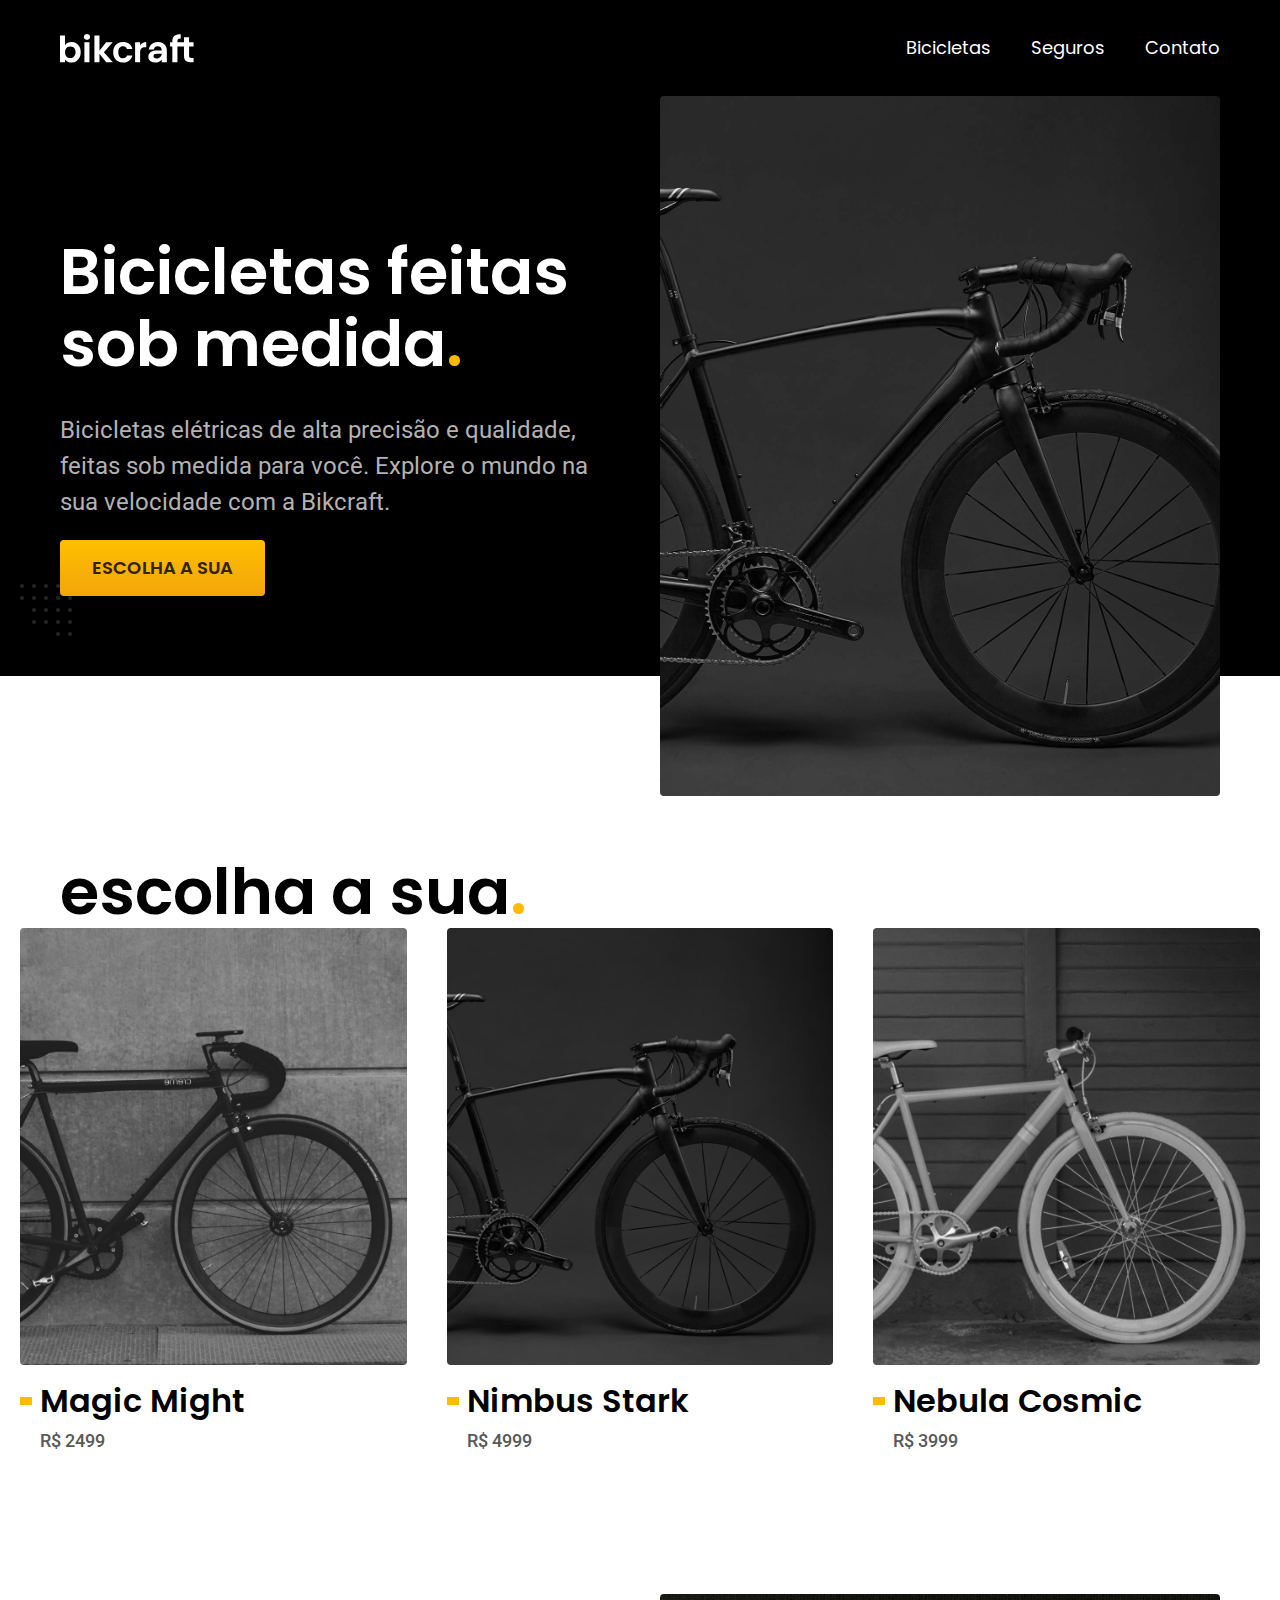
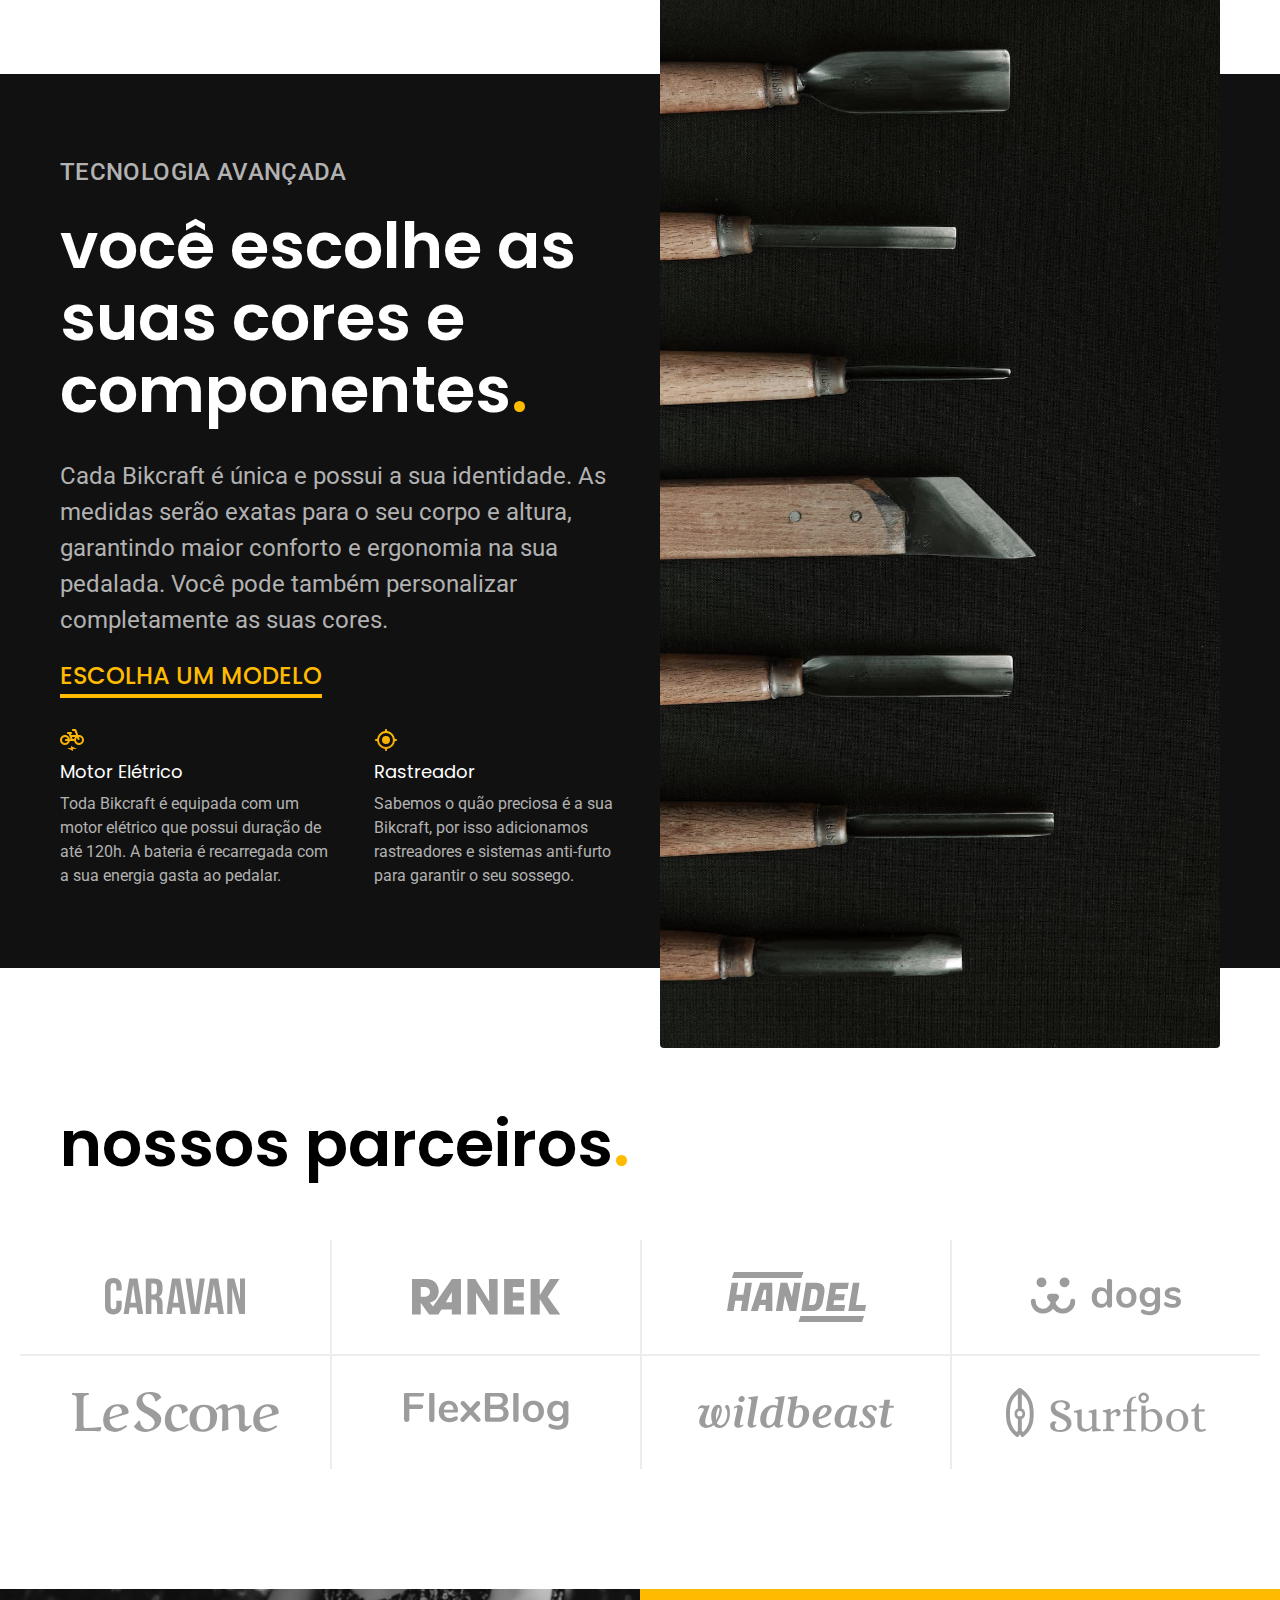
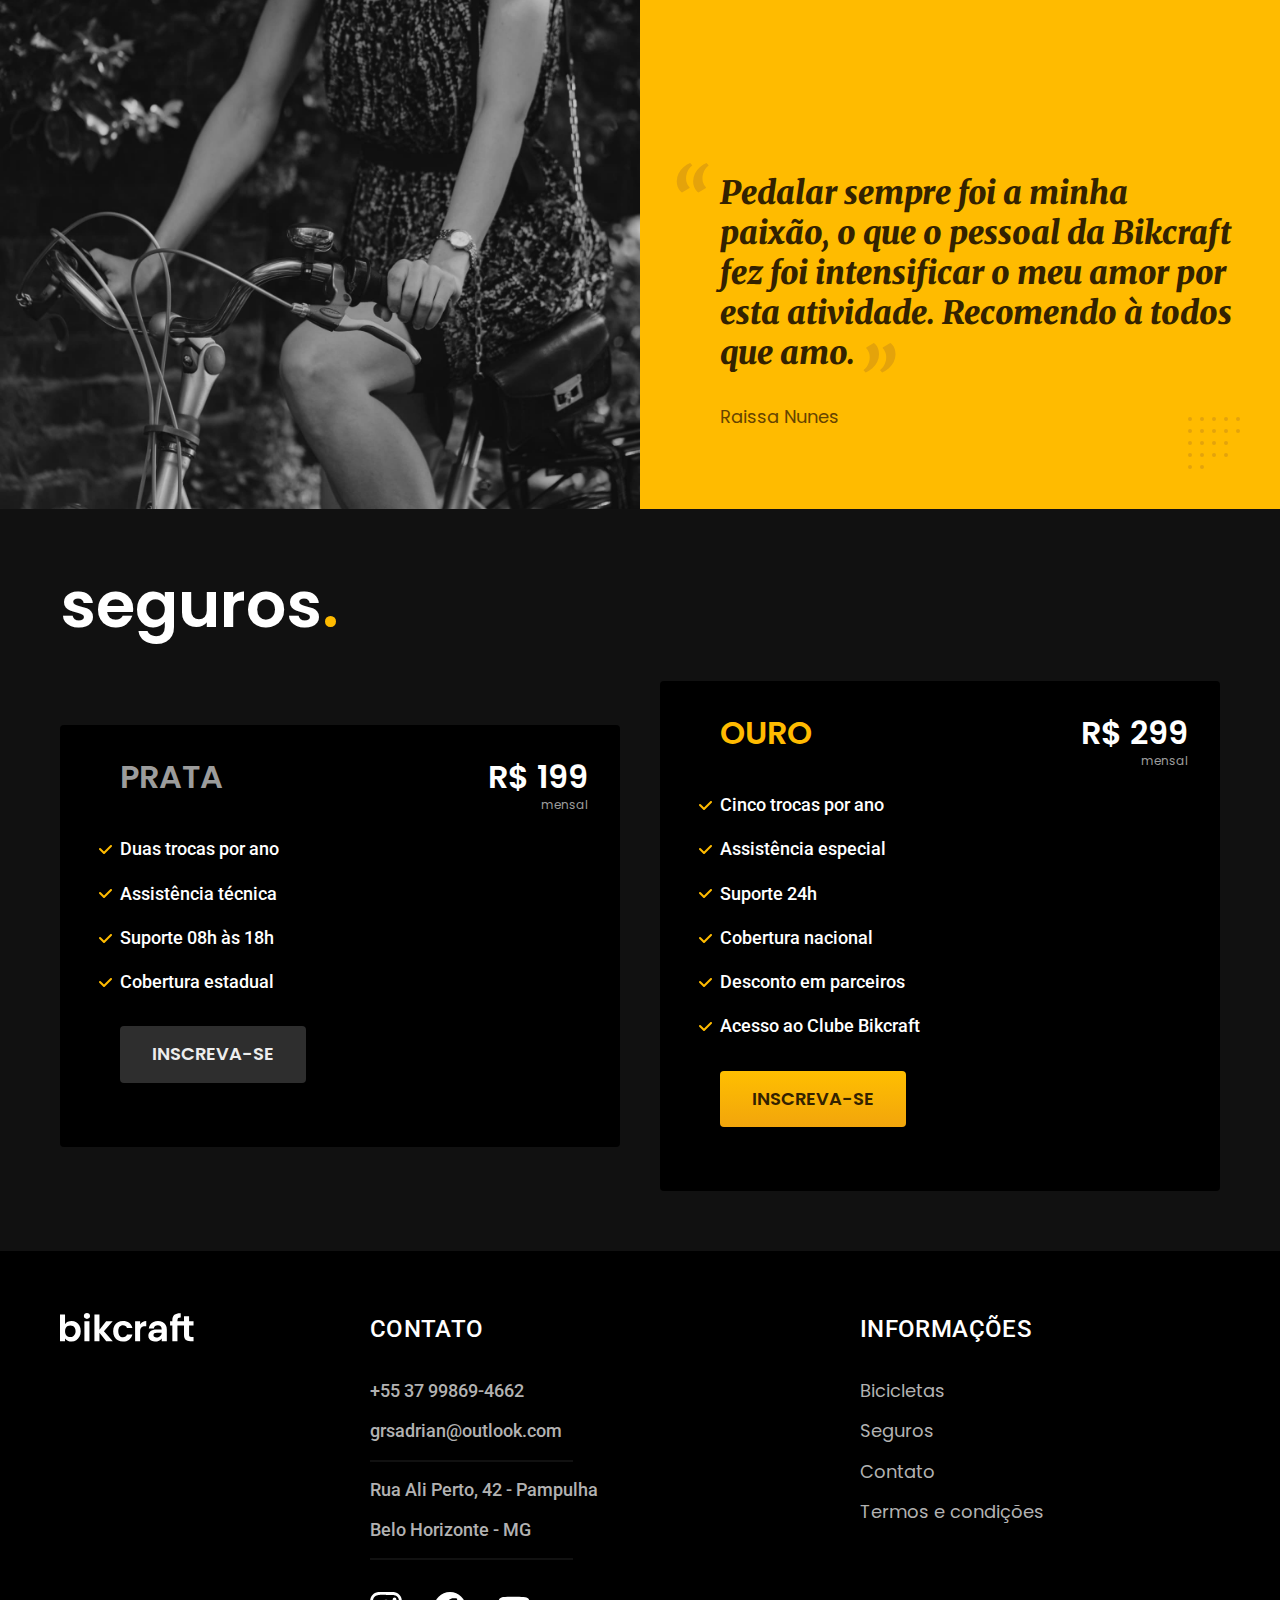
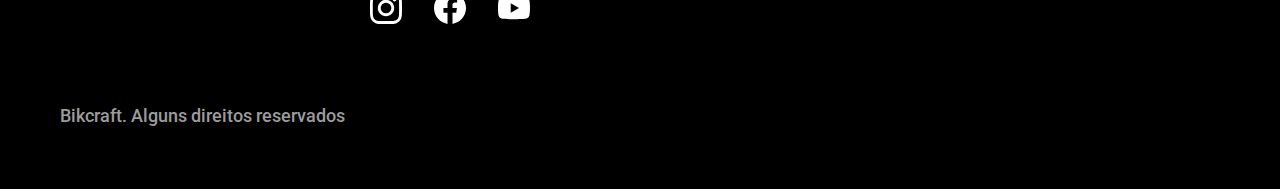
<file: index.html>
<!DOCTYPE html>
<html lang="pt-br">

<head>
    <meta charset="UTF-8">
    <meta name="viewport" content="width=device-width, initial-scale=1.0">
    <title>Bikcraft - Bicicletas Elétricas</title>
    <meta name="description" content="Bicicletas elétricas de alta precisão e qualidade, feitas sob medida para o cliente. Explore o mundo na sua velocidade com a Bikcraft.">
    <link rel="preload" href="./css/style.css" as="style">
    <link rel="stylesheet" href="./css/style.css">
    <link rel="preconnect" href="https://fonts.googleapis.com">
    <link rel="preconnect" href="https://fonts.gstatic.com" crossorigin>
    <link href="https://fonts.googleapis.com/css2?family=Merriweather:ital,wght@1,900&family=Poppins:wght@400;600&family=Roboto:wght@400;500&display=swap" rel="stylesheet">
</head>

<body>
    <header class="header-bg">
        <div class="header container">
            <a href="./">
                <img src="./img/bikcraft.svg" width="136" height="32" alt="Bikcraft">
            </a>

            <nav aria-label="primaria">
                <ul class="header-menu font-1-m cor-0">
                    <li><a href="./bicicletas.html">Bicicletas</a></li>
                    <li><a href="./seguros.html">Seguros</a></li>
                    <li><a href="./contato.html">Contato</a></li>
                </ul>
            </nav>
        </div>
    </header>

    <main class="introducao-bg">
        <div class="introducao container">
            <div class="introducao-conteudo">
                <h1 class="font-1-xxl cor-0">Bicicletas feitas sob medida<span class="cor-p1">.</span></h1>
                <p class="font-2-l cor-5">Bicicletas elétricas de alta precisão e qualidade, feitas sob medida para você. Explore o mundo na sua velocidade com a Bikcraft.</p>
                <a class="botao" href="./bicicletas.html">Escolha a sua</a>
            </div>
            <picture>
                <source media="(max-width: 800px)" srcset="./img/bicicletas/nimbus.jpg">
                <img src="./img/fotos/introducao.jpg" width="1280" height="1600" alt="Bicicleta elétrica preta.">
            </picture>
        </div>
    </main>

    <article class="bicicletas-lista">
        <h2 class="font-1-xxl container">escolha a sua<span class="cor-p1">.</span></h2>

        <ul>
            <li>
                <a href="./bicicletas/magic.html">
                    <img src="./img/bicicletas/magic-home.jpg" width="920" height="1040" alt="Bicicleta preta">
                    <h3 class="font-1-xl">Magic Might</h3>
                    <span class="font-2-m cor-8">R$ 2499</span>
                </a>
            </li>
            <li>
                <a href="./bicicletas/nimbus.html">
                    <img src="./img/bicicletas/nimbus-home.jpg" width="920" height="1040" alt="Bicicleta preta">
                    <h3 class="font-1-xl">Nimbus Stark</h3>
                    <span class="font-2-m cor-8">R$ 4999</span>
                </a>
            </li>
            <li>
                <a href="./bicicletas/nebula.html">
                    <img src="./img/bicicletas/nebula-home.jpg" width="920" height="1040" alt="Bicicleta preta">
                    <h3 class="font-1-xl">Nebula Cosmic</h3>
                    <span class="font-2-m cor-8">R$ 3999</span>
                </a>
            </li>
        </ul>
    </article>

    <article class="tecnologia-bg">
        <div class="tecnologia container">
            <div class="tecnologia-conteudo">
                <span class="font-2-l-b cor-5">Tecnologia Avançada</span>
                <h2 class="font-1-xxl cor-0">você escolhe as suas cores e componentes<span class="cor-p1">.</span></h2>
                <p class="font-2-l cor-5">Cada Bikcraft é única e possui a sua identidade. As medidas serão exatas para o seu corpo e altura, garantindo maior conforto e ergonomia na sua pedalada. Você pode também personalizar completamente as suas cores.</p>
                <a class="link" href="./bicicletas.html">Escolha um modelo</a>
                <div class="tecnologia-vantagens">
                    <div>
                        <img src="./img/icones/eletrica.svg" width="24" height="24" alt="">
                        <h3 class="font-1-m cor-0">Motor Elétrico</h3>
                        <p class="font-2-s cor-5">Toda Bikcraft é equipada com um motor elétrico que possui duração de até 120h. A bateria é recarregada com a sua energia gasta ao pedalar.</p>
                    </div>
                    <div>
                        <img src="./img/icones/rastreador.svg" width="24" height="24" alt="">
                        <h3 class="font-1-m cor-0">Rastreador</h3>
                        <p class="font-2-s cor-5">Sabemos o quão preciosa é a sua Bikcraft, por isso adicionamos rastreadores e sistemas anti-furto para garantir o seu sossego.</p>
                    </div>
                </div>
            </div>
            <div class="tecnologia-imagem">
                <img src="./img/fotos/tecnologia.jpg" width="1200" height="1920" alt="">
            </div>
        </div>
    </article>

    <section class="parceiros" aria-label="Nossos Parceiros">
        <h2 class="font-1-xxl container">nossos parceiros<span class="cor-p1">.</span></h2>
        <ul>
            <li><img src="./img/parceiros/caravan.svg" width="140" height="38" alt="caravan"></li>
            <li><img src="./img/parceiros/ranek.svg" width=149" height=36" alt="ranekd"></li>
            <li><img src="./img/parceiros/handel.svg" width="139" height="50" alt="handel"></li>
            <li><img src="./img/parceiros/dogs.svg" width="152" height="39" alt="dogs"></li>
            <li><img src="./img/parceiros/lescone.svg" width="208" height="41" alt="lesscone"></li>
            <li><img src="./img/parceiros/flexblog.svg" width="165" height="38" alt="flexblog"></li>
            <li><img src="./img/parceiros/wildbeast.svg" width="196" height="34" alt="wildbeast"></li>
            <li><img src="./img/parceiros/surfbot.svg" width="200" height="49" alt="surfbot"></li>
        </ul>
    </section>

    <section class="depoimento" aria-label="Depoimento">
        <div>
            <img src="./img/fotos/depoimento.jpg" width="1560" height="1360" alt="Pessoa pedalando uma bicicleta Bikcraft">
        </div>
        <div class="depoimento-conteudo">
            <blockquote class="font-1-xl cor-p5">
                <p>
                    Pedalar sempre foi a minha paixão, o que o pessoal da Bikcraft fez foi intensificar o meu amor por esta atividade. Recomendo à todos que amo.
                </p>
            </blockquote>
            <span class="font-1-m-b cor-p4">Raissa Nunes</span>
        </div>
    </section>

    <article class="seguros-bg">
        <div class="seguros container">
            <h2 class="font-1-xxl cor-0">seguros<span class="cor-p1">.</span></h2>
            <div class="seguros-item">
                <h3 class="font-1-xl cor-6">PRATA</h3>
                <span class="font-1-xl cor-0">R$ 199 <span class="font-1-xs cor-6">mensal</span></span>
                <ul class="font-2-m cor-0">
                    <li>Duas trocas por ano</li>
                    <li>Assistência técnica</li>
                    <li>Suporte 08h às 18h</li>
                    <li>Cobertura estadual</li>
                </ul>
                <a class="botao secundario" href="./orcamento.html">INSCREVA-SE</a>
            </div>
            <div class="seguros-item">
                <h3 class="font-1-xl cor-p1">OURO</h3>
                <span class="font-1-xl cor-0">R$ 299 <span class="font-1-xs cor-6">mensal</span></span>
                <ul class="font-2-m cor-0">
                    <li>Cinco trocas por ano</li>
                    <li>Assistência especial</li>
                    <li>Suporte 24h</li>
                    <li>Cobertura nacional</li>
                    <li>Desconto em parceiros</li>
                    <li>Acesso ao Clube Bikcraft</li>
                </ul>
                <a class="botao" href="./orcamento.html">INSCREVA-SE</a>
            </div>
        </div>
    </article>

    <footer class="footer-bg">
        <div class="footer container">
            <img src="./img/bikcraft.svg" width="136" height="32" alt="Bikcraft">
            <div class="footer-contato">
                <h3 class="font-2-l-b cor-0">Contato</h3>
                <ul class="font-2-m cor-5">
                    <li><a href="tel:+5537998694662">+55 37 99869-4662</a></li>
                    <li><a href="mailto:grsadrian@outlook.com">grsadrian@outlook.com</a></li>
                    <li>Rua Ali Perto, 42 - Pampulha</li>
                    <li>Belo Horizonte - MG</li>
                </ul>
                <div class="footer-redes">
                    <a href="./">
                        <img src="./img/redes/instagram.svg" width="32" height="32" alt="Instagram">
                    </a>
                    <a href="./">
                        <img src="./img/redes/facebook.svg" width="32" height="32" alt="Facebook">
                    </a>
                    <a href="./">
                        <img src="./img/redes/youtube.svg" width="32" height="32" alt="YouTube">
                    </a>
                </div>
            </div>
            <div class="footer-informacoes">
                <h3 class="font-2-l-b cor-0">Informações</h3>
                <nav>
                    <ul class="font-1-m cor-5">
                        <li><a href="./bicicletas.html">Bicicletas</a></li>
                        <li><a href="./seguros.html">Seguros</a></li>
                        <li><a href="./contato.html">Contato</a></li>
                        <li><a href="./termos.html">Termos e condições</a></li>
                    </ul>
                </nav>
            </div>
            <p class="footer-copy font-2-m cor-6">Bikcraft. Alguns direitos reservados</p>
        </div>
    </footer>

    <script src="./js/script.js"></script>
</body>

</html>
</file>
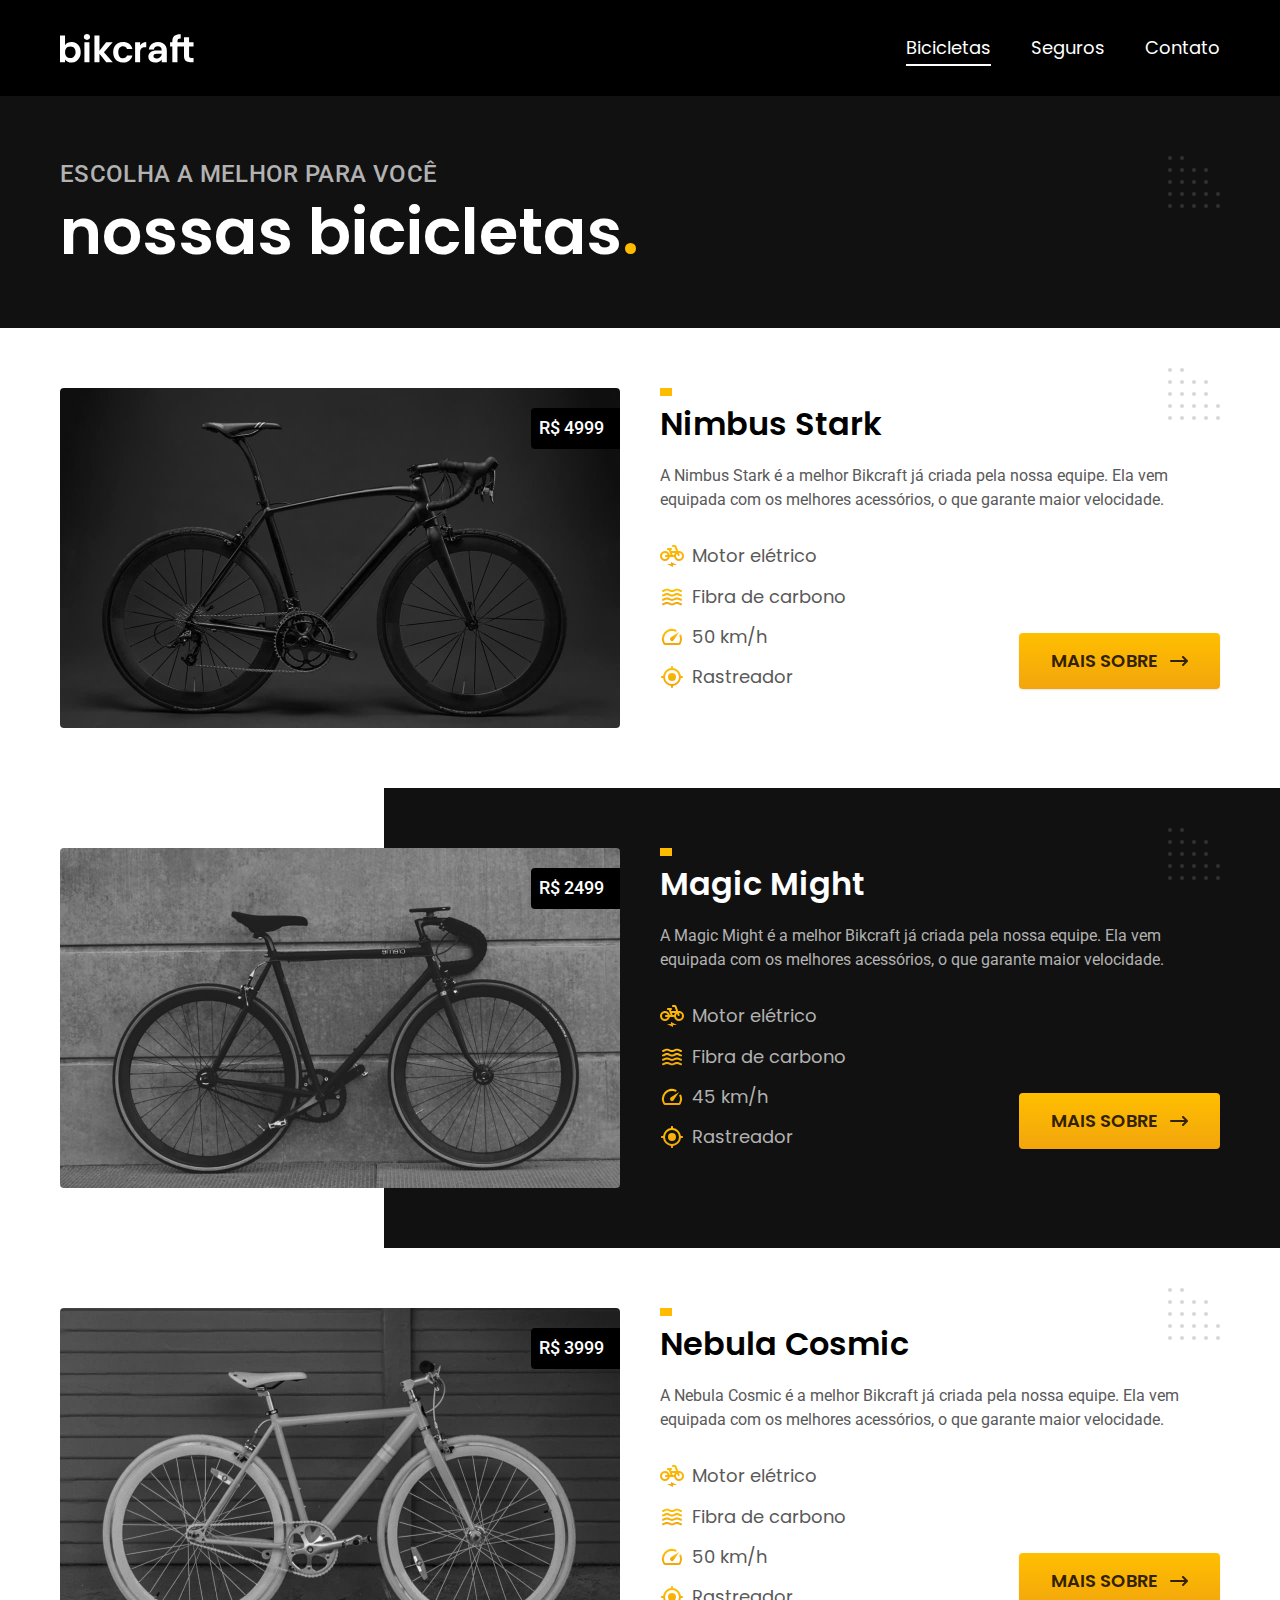
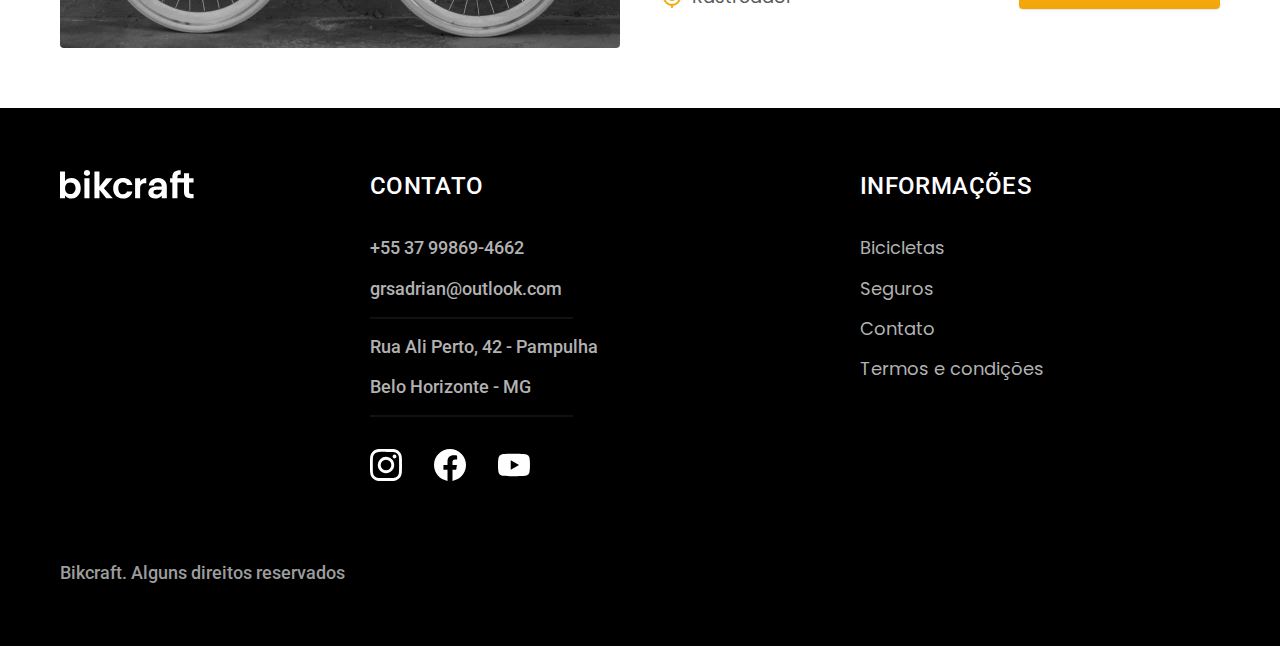
<file: bicicletas.html>
<!DOCTYPE html>
<html lang="pt-br">

<head>
    <meta charset="UTF-8">
    <meta name="viewport" content="width=device-width, initial-scale=1.0">
    <title>Bicicletas | Bikcraft</title>
    <meta name="description" content="Bicicletas Bikcraft.">
    <link rel="preload" href="./css/style.css" as="style">
    <link rel="stylesheet" href="./css/style.css">
    <link rel="preconnect" href="https://fonts.googleapis.com">
    <link rel="preconnect" href="https://fonts.gstatic.com" crossorigin>
    <link href="https://fonts.googleapis.com/css2?family=Merriweather:ital,wght@1,900&family=Poppins:wght@400;600&family=Roboto:wght@400;500&display=swap" rel="stylesheet">
</head>

<body id="bicicletas">
    <header class="header-bg">
        <div class="header container">
            <a href="./">
                <img src="./img/bikcraft.svg" alt="Bikcraft">
            </a>

            <nav aria-label="primaria">
                <ul class="header-menu font-1-m cor-0">
                    <li><a href="./bicicletas.html">Bicicletas</a></li>
                    <li><a href="./seguros.html">Seguros</a></li>
                    <li><a href="./contato.html">Contato</a></li>
                </ul>
            </nav>
        </div>
    </header>
    <main>
        <div class="titulo-bg">
            <div class="titulo container">
                <p class="font-2-l-b cor-5">Escolha a melhor para você</p>
                <h1 class="font-1-xxl cor-0">nossas bicicletas<span class="cor-p1">.</span></h1>
            </div>
        </div>

        <div class="bicicletas container">
            <div class="bicicletas-imagem">
                <img src="./img/bicicletas/nimbus.jpg" alt="Bicicleta preta">
                <span class="font-2-m cor-0">R$ 4999</span>
            </div>
            <div class="bicicletas-conteudo">
                <h2 class="font-1-xl">Nimbus Stark</h2>
                <p class="font-2-s cor-8">A Nimbus Stark é a melhor Bikcraft já criada pela nossa equipe. Ela vem equipada com os melhores acessórios, o que garante maior velocidade.</p>
                <ul class="font-1-m cor-8">
                    <li><img src="./img/icones/eletrica.svg" alt="">Motor elétrico</li>
                    <li><img src="./img/icones/carbono.svg" alt="">Fibra de carbono</li>
                    <li><img src="./img/icones/velocidade.svg" alt="">50 km/h</li>
                    <li><img src="./img/icones/rastreador.svg" alt="">Rastreador</li>
                </ul>
                <a class="botao seta" href="./bicicletas/nimbus.html">Mais Sobre</a>
            </div>
        </div>

        <div class="bicicletas-bg">
            <div class="bicicletas container">
                <div class="bicicletas-imagem">
                    <img src="./img/bicicletas/magic.jpg" alt="Bicicleta preta">
                    <span class="font-2-m cor-0">R$ 2499</span>
                </div>
                <div class="bicicletas-conteudo">
                    <h2 class="font-1-xl cor-0">Magic Might</h2>
                    <p class="font-2-s cor-5">A Magic Might é a melhor Bikcraft já criada pela nossa equipe. Ela vem equipada com os melhores acessórios, o que garante maior velocidade.</p>
                    <ul class="font-1-m cor-5">
                        <li><img src="./img/icones/eletrica.svg" alt="">Motor elétrico</li>
                        <li><img src="./img/icones/carbono.svg" alt="">Fibra de carbono</li>
                        <li><img src="./img/icones/velocidade.svg" alt="">45 km/h</li>
                        <li><img src="./img/icones/rastreador.svg" alt="">Rastreador</li>
                    </ul>
                    <a class="botao seta" href="./bicicletas/magic.html">Mais Sobre</a>
                </div>
            </div>
        </div>

        <div class="bicicletas container">
            <div class="bicicletas-imagem">
                <img src="./img/bicicletas/nebula.jpg" alt="Bicicleta preta">
                <span class="font-2-m cor-0">R$ 3999</span>
            </div>
            <div class="bicicletas-conteudo">
                <h2 class="font-1-xl">Nebula Cosmic</h2>
                <p class="font-2-s cor-8">A Nebula Cosmic é a melhor Bikcraft já criada pela nossa equipe. Ela vem equipada com os melhores acessórios, o que garante maior velocidade.</p>
                <ul class="font-1-m cor-8">
                    <li><img src="./img/icones/eletrica.svg" alt="">Motor elétrico</li>
                    <li><img src="./img/icones/carbono.svg" alt="">Fibra de carbono</li>
                    <li><img src="./img/icones/velocidade.svg" alt="">50 km/h</li>
                    <li><img src="./img/icones/rastreador.svg" alt="">Rastreador</li>
                </ul>
                <a class="botao seta" href="./bicicletas/nebula.html">Mais Sobre</a>
            </div>
        </div>
    </main>
    <footer class="footer-bg">
        <div class="footer container">
            <img src="./img/bikcraft.svg" alt="Bikcraft">
            <div class="footer-contato">
                <h3 class="font-2-l-b cor-0">Contato</h3>
                <ul class="font-2-m cor-5">
                    <li><a href="tel:+5537998694662">+55 37 99869-4662</a></li>
                    <li><a href="mailto:grsadrian@outlook.com">grsadrian@outlook.com</a></li>
                    <li>Rua Ali Perto, 42 - Pampulha</li>
                    <li>Belo Horizonte - MG</li>
                </ul>
                <div class="footer-redes">
                    <a href="./">
                        <img src="./img/redes/instagram.svg" alt="Instagram">
                    </a>
                    <a href="./">
                        <img src="./img/redes/facebook.svg" alt="Facebook">
                    </a>
                    <a href="./">
                        <img src="./img/redes/youtube.svg" alt="YouTube">
                    </a>
                </div>
            </div>
            <div class="footer-informacoes">
                <h3 class="font-2-l-b cor-0">Informações</h3>
                <nav>
                    <ul class="font-1-m cor-5">
                        <li><a href="./bicicletas.html">Bicicletas</a></li>
                        <li><a href="./seguros.html">Seguros</a></li>
                        <li><a href="./contato.html">Contato</a></li>
                        <li><a href="./termos.html">Termos e condições</a></li>
                    </ul>
                </nav>
            </div>
            <p class="footer-copy font-2-m cor-6">Bikcraft. Alguns direitos reservados</p>
        </div>
    </footer>
    <script src="./js/script.js"></script>
</body>

</html>
</file>
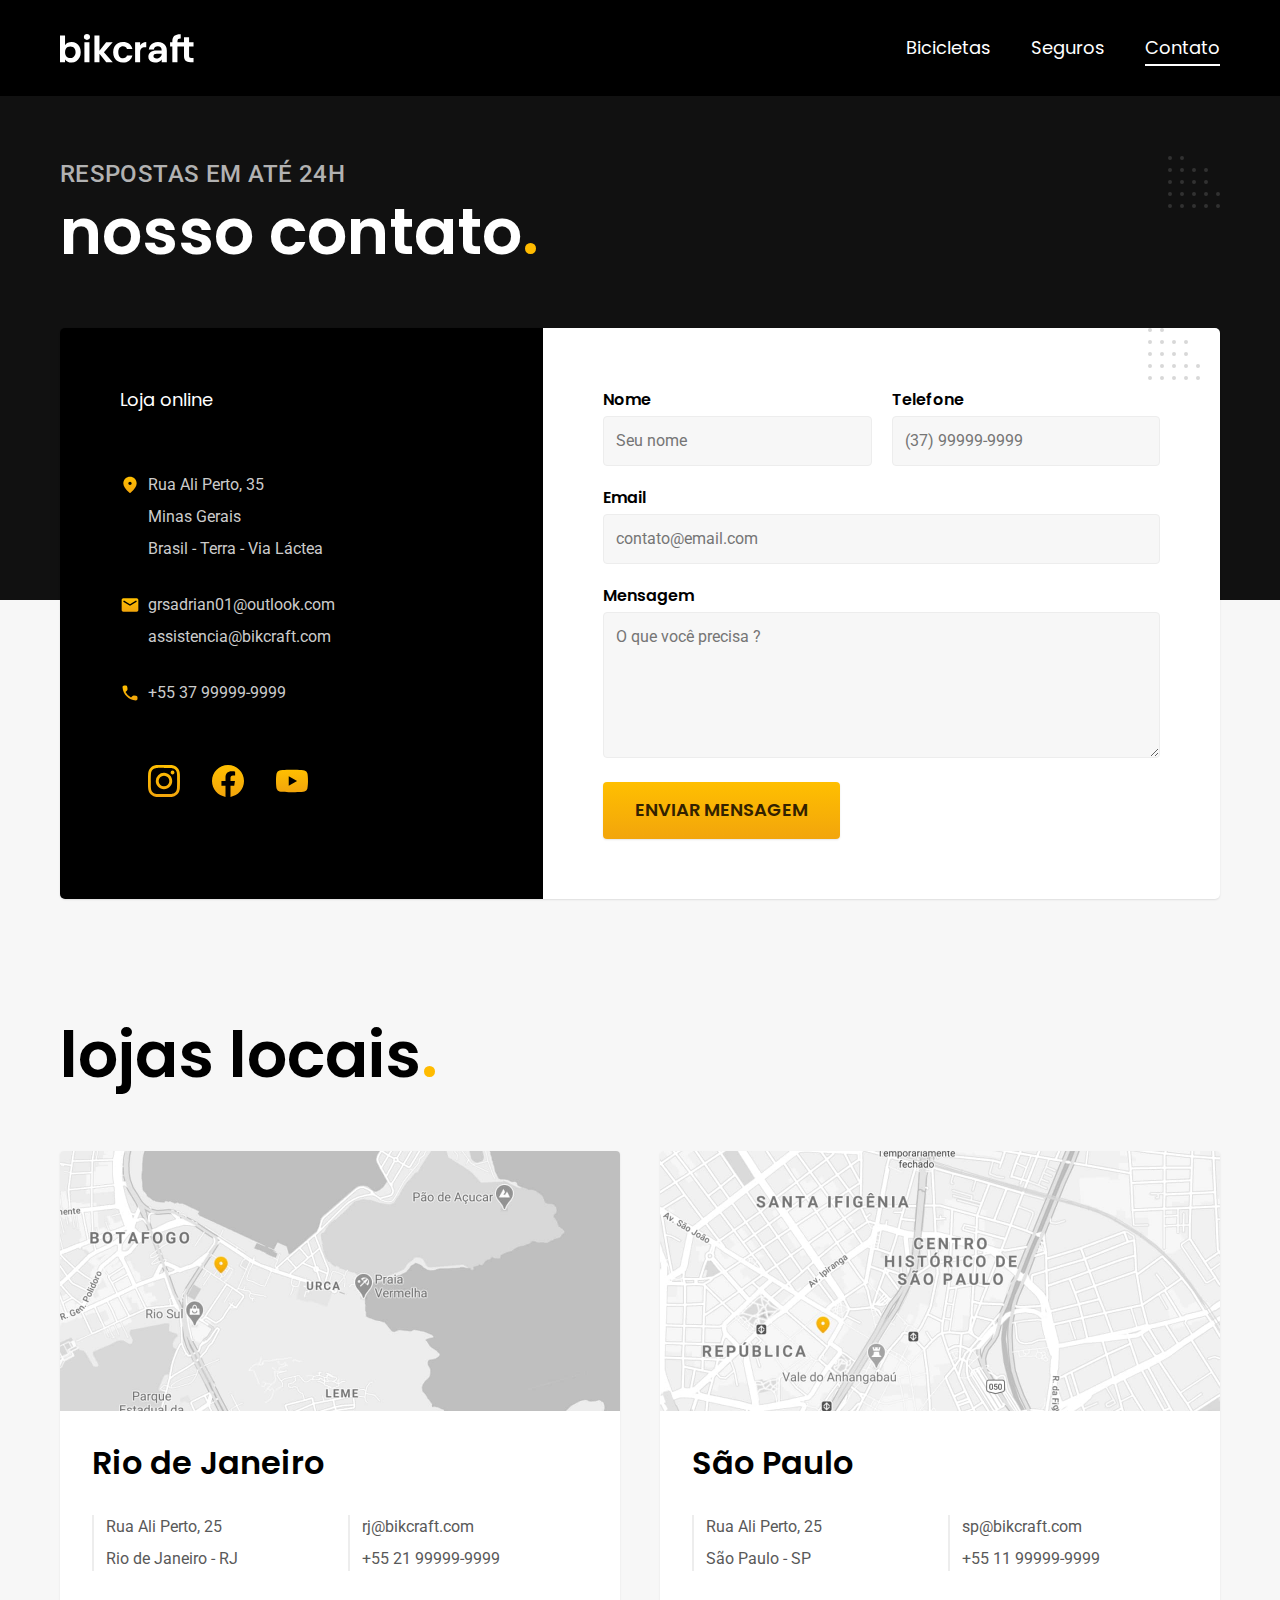
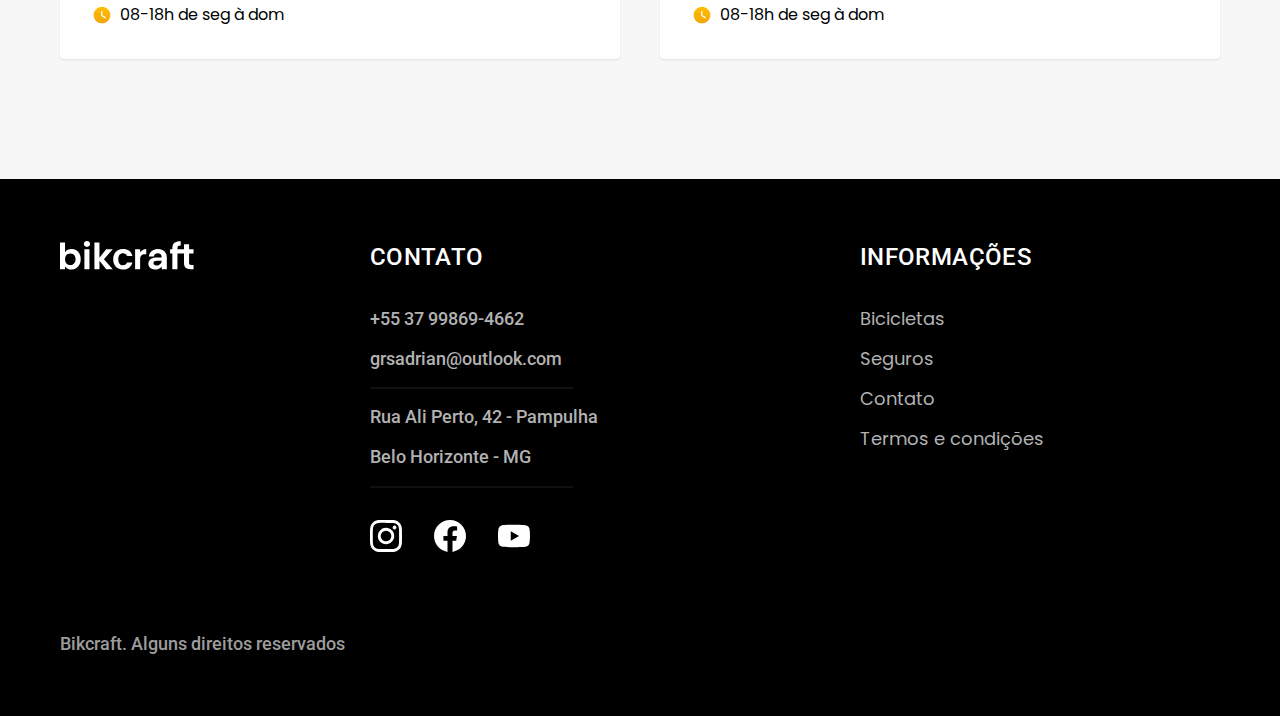
<file: contato.html>
<!DOCTYPE html>
<html lang="pt-br">

<head>
    <meta charset="UTF-8">
    <meta name="viewport" content="width=device-width, initial-scale=1.0">
    <title>Contato | Bikcraft</title>
    <meta name="description" content="Contato Bikcraft.">
    <link rel="preload" href="./css/style.css" as="style">
    <link rel="stylesheet" href="./css/style.css">
    <link rel="preconnect" href="https://fonts.googleapis.com">
    <link rel="preconnect" href="https://fonts.gstatic.com" crossorigin>
    <link href="https://fonts.googleapis.com/css2?family=Merriweather:ital,wght@1,900&family=Poppins:wght@400;600&family=Roboto:wght@400;500&display=swap" rel="stylesheet">
</head>

<body id="contato">
    <header class="header-bg">
        <div class="header container">
            <a href="./">
                <img src="./img/bikcraft.svg" alt="Bikcraft">
            </a>

            <nav aria-label="primaria">
                <ul class="header-menu font-1-m cor-0">
                    <li><a href="./bicicletas.html">Bicicletas</a></li>
                    <li><a href="./seguros.html">Seguros</a></li>
                    <li><a href="./contato.html">Contato</a></li>
                </ul>
            </nav>
        </div>
    </header>
    <main>
        <div class="titulo-bg">
            <div class="titulo container">
                <p class="font-2-l-b cor-5">Respostas em até 24h</p>
                <h1 class="font-1-xxl cor-0">nosso contato<span class="cor-p1">.</span></h1>
            </div>
        </div>

        <div class="contato container">
            <section class="contato-dados" aria-label="Endereço">
                <h2 class="font-1-m cor-0">Loja online</h2>
                <div class="contato-endereco font-2-s cor-4">
                    <p>Rua Ali Perto, 35</p>
                    <p>Minas Gerais</p>
                    <p>Brasil - Terra - Via Láctea</p>
                </div>
                <address class="contato-meios font-2-s cor-4">
                    <a href="mailto:grsadrian@outlook.com">grsadrian01@outlook.com</a>
                    <a href="mailto:assistencia@bikcraft.com">assistencia@bikcraft.com</a>
                    <a href="tel:+5537999999999">+55 37 99999-9999</a>
                </address>
                <div class="contato-redes">
                    <a href="./">
                        <img src="./img/redes/instagram-p.svg" alt="Instagram">
                    </a>
                    <a href="./">
                        <img src="./img/redes/facebook-p.svg" alt="Facebook">
                    </a>
                    <a href="./">
                        <img src="./img/redes/youtube-p.svg" alt="YouTube">
                    </a>
                </div>
            </section>
            <section class="contato-formulario" aria-label="Formulário">
                <form class="form" action="./contato.html">
                    <div>
                        <label for="nome">Nome</label>
                        <input type="text" id="nome" name="nome" placeholder="Seu nome">
                    </div>
                    <div>
                        <label for="telefone">Telefone</label>
                        <input type="text" id="telefone" name="telefone" placeholder="(37) 99999-9999">
                    </div>
                    <div class="col-2">
                        <label for="email">Email</label>
                        <input type="email" id="email" name="email" placeholder="contato@email.com">
                    </div>
                    <div class="col-2">
                        <label for="mensagem">Mensagem</label>
                        <textarea rows="5" id="mensagem" name="mensagem" placeholder="O que você precisa ?"></textarea>
                    </div>
                    <button class="botao col-2">Enviar mensagem</button>
                </form>
            </section>
        </div>
    </main>

    <article class="lojas container">
        <h2 class="font-1-xxl">lojas locais<span class="cor-p1">.</span></h2>
        <div class="lojas-item">
            <img src="./img/lojas/rj.jpg" alt="Mapa marcando o endereço em Rua Ali Perto, 25 - Rio de Janeiro - RJ">
            <div class="lojas-conteudo">
                <h3 class="font-1-xl">Rio de Janeiro</h3>
                <div class="lojas-dados font-2-s cor-8">
                    <p>Rua Ali Perto, 25</p>
                    <p>Rio de Janeiro - RJ</p>
                </div>
                <div class="lojas-dados font-2-s cor-8">
                    <a href="mailto:rj@bikcraft.com">rj@bikcraft.com</a>
                    <a href="tel:+5537999999999">+55 21 99999-9999</a>
                </div>
                <p class="lojas-tempo font-1-s"><img src="./img/icones/horario.svg" alt="">08-18h de seg à dom</p>
            </div>
        </div>
        <div class="lojas-item">
            <img src="./img/lojas/sp.jpg" alt="Mapa marcando o endereço em Rua Ali Perto, 25 - São Paulo - SP">
            <div class="lojas-conteudo">
                <h3 class="font-1-xl">São Paulo</h3>
                <div class="lojas-dados font-2-s cor-8">
                    <p>Rua Ali Perto, 25</p>
                    <p>São Paulo - SP</p>
                </div>
                <div class="lojas-dados font-2-s cor-8">
                    <a href="mailto:sp@bikcraft.com">sp@bikcraft.com</a>
                    <a href="tel:+5537999999999">+55 11 99999-9999</a>
                </div>
                <p class="lojas-tempo font-1-s"><img src="./img/icones/horario.svg" alt="">08-18h de seg à dom</p>
            </div>
        </div>
    </article>
    <footer class="footer-bg">
        <div class="footer container">
            <img src="./img/bikcraft.svg" alt="Bikcraft">
            <div class="footer-contato">
                <h3 class="font-2-l-b cor-0">Contato</h3>
                <ul class="font-2-m cor-5">
                    <li><a href="tel:+5537998694662">+55 37 99869-4662</a></li>
                    <li><a href="mailto:grsadrian@outlook.com">grsadrian@outlook.com</a></li>
                    <li>Rua Ali Perto, 42 - Pampulha</li>
                    <li>Belo Horizonte - MG</li>
                </ul>
                <div class="footer-redes">
                    <a href="./">
                        <img src="./img/redes/instagram.svg" alt="Instagram">
                    </a>
                    <a href="./">
                        <img src="./img/redes/facebook.svg" alt="Facebook">
                    </a>
                    <a href="./">
                        <img src="./img/redes/youtube.svg" alt="YouTube">
                    </a>
                </div>
            </div>
            <div class="footer-informacoes">
                <h3 class="font-2-l-b cor-0">Informações</h3>
                <nav>
                    <ul class="font-1-m cor-5">
                        <li><a href="./bicicletas.html">Bicicletas</a></li>
                        <li><a href="./seguros.html">Seguros</a></li>
                        <li><a href="./contato.html">Contato</a></li>
                        <li><a href="./termos.html">Termos e condições</a></li>
                    </ul>
                </nav>
            </div>
            <p class="footer-copy font-2-m cor-6">Bikcraft. Alguns direitos reservados</p>
        </div>
    </footer>
    <script src="./js/script.js"></script>
</body>

</html>
</file>
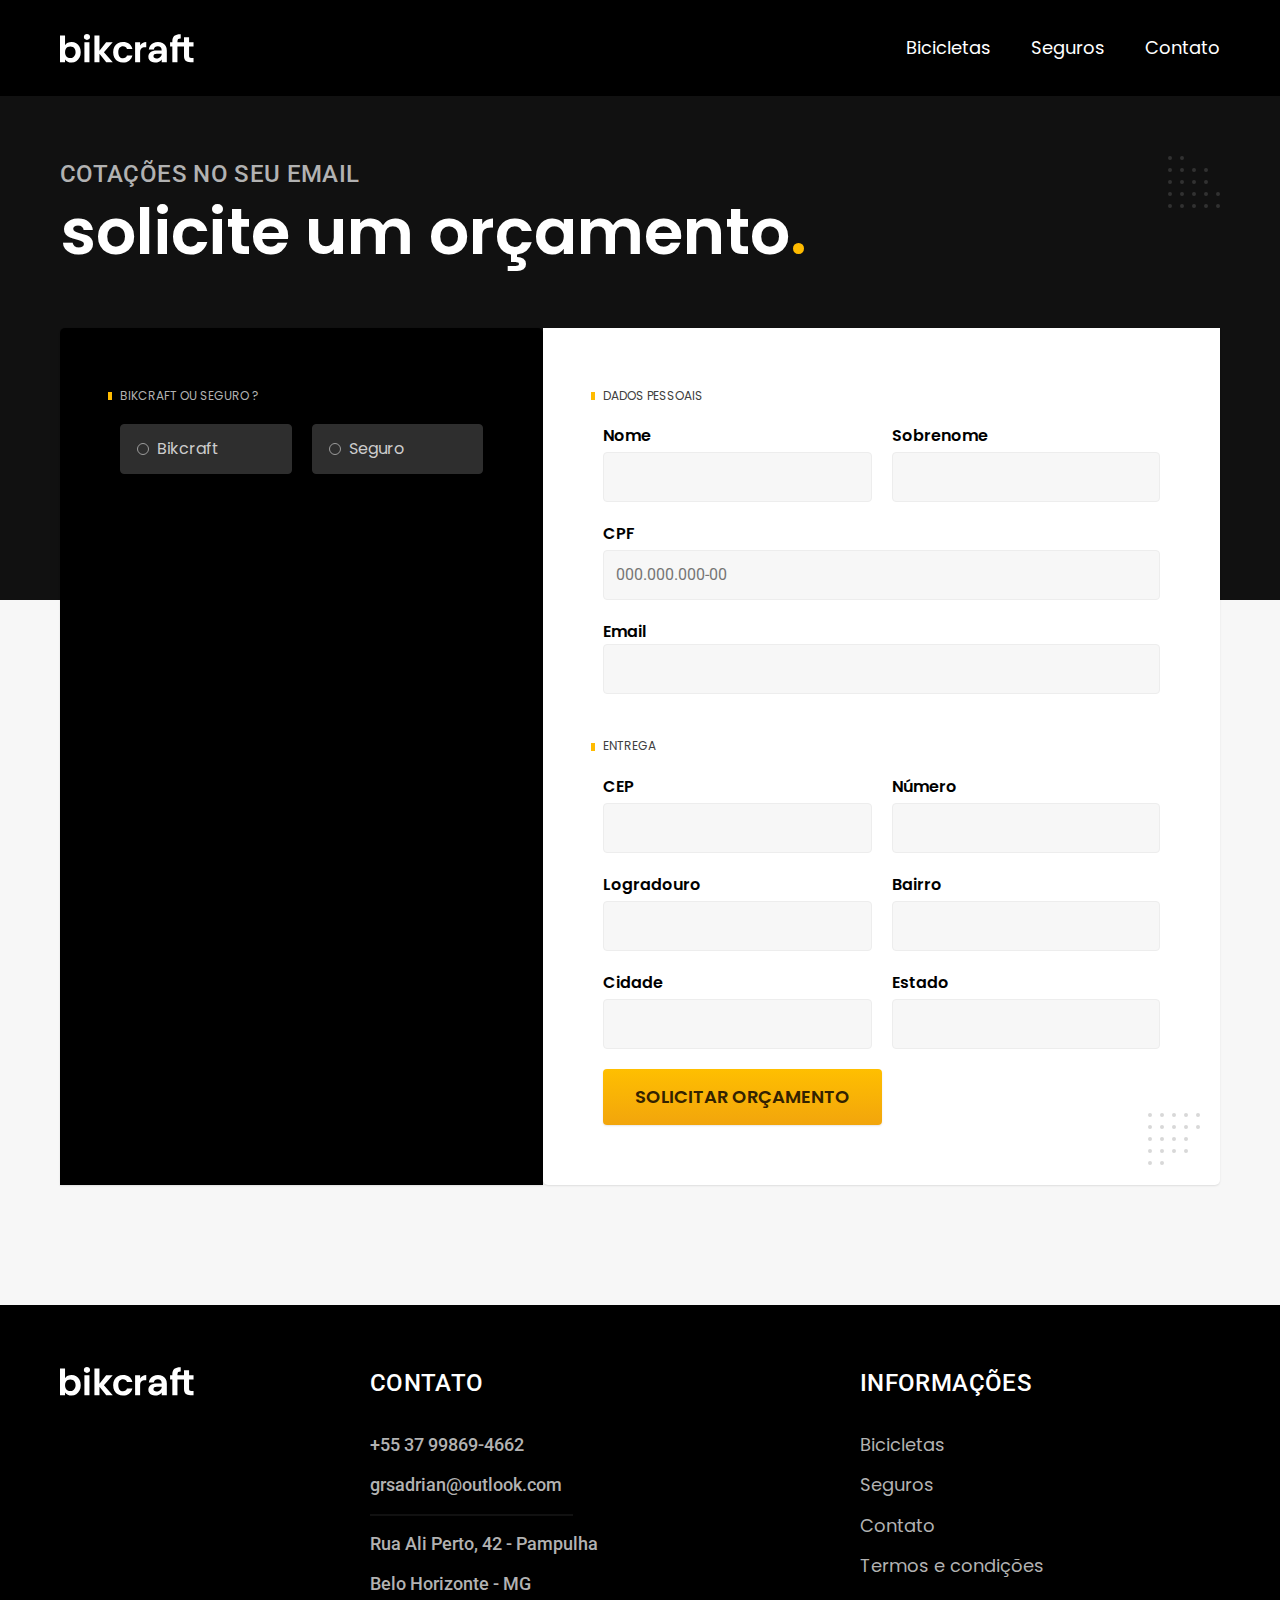
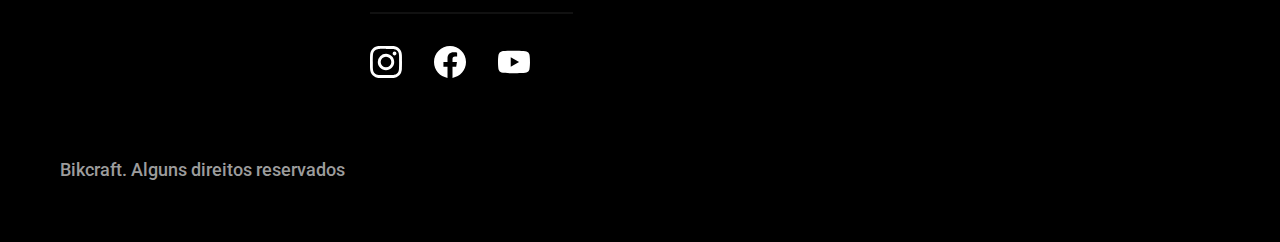
<file: orcamento.html>
<!DOCTYPE html>
<html lang="pt-br">

<head>
    <meta charset="UTF-8">
    <meta name="viewport" content="width=device-width, initial-scale=1.0">
    <title>Orçamento | Bikcraft</title>
    <meta name="description" content="Orçamento Bikcraft.">
    <link rel="preload" href="./css/style.css" as="style">
    <link rel="stylesheet" href="./css/style.css">
    <link rel="preconnect" href="https://fonts.googleapis.com">
    <link rel="preconnect" href="https://fonts.gstatic.com" crossorigin>
    <link href="https://fonts.googleapis.com/css2?family=Merriweather:ital,wght@1,900&family=Poppins:wght@400;600&family=Roboto:wght@400;500&display=swap" rel="stylesheet">
</head>

<body id="orcamento">
    <header class="header-bg">
        <div class="header container">
            <a href="./">
                <img src="./img/bikcraft.svg" alt="Bikcraft">
            </a>

            <nav aria-label="primaria">
                <ul class="header-menu font-1-m cor-0">
                    <li><a href="./bicicletas.html">Bicicletas</a></li>
                    <li><a href="./seguros.html">Seguros</a></li>
                    <li><a href="./contato.html">Contato</a></li>
                </ul>
            </nav>
        </div>
    </header>
    <main>
        <div class="titulo-bg">
            <div class="titulo container">
                <p class="font-2-l-b cor-5">Cotações no seu email</p>
                <h1 class="font-1-xxl cor-0">solicite um orçamento<span class="cor-p1">.</span></h1>
            </div>
        </div>

        <form class="orcamento container" action="./">
            <div class="orcamento-produto">
                <h2 class="font-1-xs cor-5">Bikcraft ou Seguro ?</h2>
                <input type="radio" name="tipo" value="bikcraft" id="bikcraft">
                <label for="bikcraft">Bikcraft</label>
                <input type="radio" name="tipo" value="seguro" id="seguro">
                <label for="seguro">Seguro</label>
                <div class="orcamento-conteudo" id="orcamento-bikcraft">
                    <h2 class="font-1-xs cor-5">Escolha a sua</h2>
                    <input type="radio" name="produto" value="nimbus" id="nimbus">
                    <label for="nimbus">Nimbus Stark <span>R$ 4999</span></label>
                    <div class="orcamento-detalhes">
                        <ul class="font-1-xs cor-8">
                            <li><img src="./img/icones/eletrica.svg" alt=""> Motor elétrico</li>
                            <li><img src="./img/icones/carbono.svg" alt=""> Fibra de carbono</li>
                            <li><img src="./img/icones/velocidade.svg" alt=""> 50 km/h</li>
                            <li><img src="./img/icones/rastreador.svg" alt=""> Rastreador</li>
                        </ul>
                        <img src="./img/bicicletas/nimbus.jpg" alt="Bicicleta preta">
                    </div>
                    <input type="radio" name="produto" value="magic" id="magic">
                    <label for="magic">Magic Might <span>R$ 2499</span></label>
                    <div class="orcamento-detalhes">
                        <ul class="font-1-xs cor-8">
                            <li><img src="./img/icones/eletrica.svg" alt=""> Motor elétrico</li>
                            <li><img src="./img/icones/carbono.svg" alt=""> Fibra de carbono</li>
                            <li><img src="./img/icones/velocidade.svg" alt=""> 45 km/h</li>
                            <li><img src="./img/icones/rastreador.svg" alt=""> Rastreador</li>
                        </ul>
                        <img src="./img/bicicletas/magic.jpg" alt="Bicicleta preta">
                    </div>
                    <input type="radio" name="produto" value="nebula" id="nebula">
                    <label for="nebula">Nebula Cosmic <span>R$ 3999</span></label>
                    <div class="orcamento-detalhes">
                        <ul class="font-1-xs cor-8">
                            <li><img src="./img/icones/eletrica.svg" alt=""> Motor elétrico</li>
                            <li><img src="./img/icones/carbono.svg" alt=""> Fibra de carbono</li>
                            <li><img src="./img/icones/velocidade.svg" alt=""> 40 km/h</li>
                            <li><img src="./img/icones/rastreador.svg" alt=""> Rastreador</li>
                        </ul>
                        <img src="./img/bicicletas/nebula.jpg" alt="Bicicleta preta">
                    </div>
                </div>
                <div class="orcamento-conteudo" id="orcamento-seguro">
                    <h2 class="font-1-xs cor-5">Escolha o plano</h2>
                    <input type="radio" name="produto" value="prata" id="prata">
                    <label for="prata">Prata <span>R$ 199</span></label>
                    <input type="radio" name="produto" value="uuro" id="ouro">
                    <label for="ouro">Ouro <span>R$ 299</span></label>
                </div>
            </div>
            <div class="orcamento-dados form">
                <h2 class="font-1-xs cor-9 col-2">dados pessoais</h2>
                <div>
                    <label for="nome">Nome</label>
                    <input type="text" id="nome" name="nome">
                </div>
                <div>
                    <label for="sobrenome">Sobrenome</label>
                    <input type="text" id="sobrenome" name="sobrenome">
                </div>
                <div class="col-2">
                    <label for="cpf">CPF</label>
                    <input type="text" id="cpf" name="cpf" placeholder="000.000.000-00">
                </div>
                <div class="col-2">
                    <label for="email">Email</Eabel>
                        <input type="email" id="email" name="email">
                </div>
                <h2 class="font-1-xs cor-9 col-2">entrega</h2>
                <div>
                    <label for="cep">CEP</label>
                    <input type="text" id="cep" name="cep">
                </div>
                <div>
                    <label for="numero">Número</label>
                    <input type="text" id="numero" name="numero">
                </div>
                <div>
                    <label for="logradouro">Logradouro</label>
                    <input type="text" id="logradouro" name="logradouro">
                </div>
                <div>
                    <label for="bairro">Bairro</label>
                    <input type="text" id="bairro" name="bairro">
                </div>
                <div>
                    <label for="cidade">Cidade</label>
                    <input type="text" id="cidade" name="cidade">
                </div>
                <div>
                    <label for="estado">Estado</label>
                    <input type="text" id="estado" name="estado">
                </div>
                <button class="botao col-2">solicitar orçamento</button>
            </div>
        </form>
    </main>
    <footer class="footer-bg">
        <div class="footer container">
            <img src="./img/bikcraft.svg" alt="Bikcraft">
            <div class="footer-contato">
                <h3 class="font-2-l-b cor-0">Contato</h3>
                <ul class="font-2-m cor-5">
                    <li><a href="tel:+5537998694662">+55 37 99869-4662</a></li>
                    <li><a href="mailto:grsadrian@outlook.com">grsadrian@outlook.com</a></li>
                    <li>Rua Ali Perto, 42 - Pampulha</li>
                    <li>Belo Horizonte - MG</li>
                </ul>
                <div class="footer-redes">
                    <a href="./">
                        <img src="./img/redes/instagram.svg" alt="Instagram">
                    </a>
                    <a href="./">
                        <img src="./img/redes/facebook.svg" alt="Facebook">
                    </a>
                    <a href="./">
                        <img src="./img/redes/youtube.svg" alt="YouTube">
                    </a>
                </div>
            </div>
            <div class="footer-informacoes">
                <h3 class="font-2-l-b cor-0">Informações</h3>
                <nav>
                    <ul class="font-1-m cor-5">
                        <li><a href="./bicicletas.html">Bicicletas</a></li>
                        <li><a href="./seguros.html">Seguros</a></li>
                        <li><a href="./contato.html">Contato</a></li>
                        <li><a href="./termos.html">Termos e condições</a></li>
                    </ul>
                </nav>
            </div>
            <p class="footer-copy font-2-m cor-6">Bikcraft. Alguns direitos reservados</p>
        </div>
    </footer>
    <script src="./js/script.js"></script>
</body>

</html>
</file>
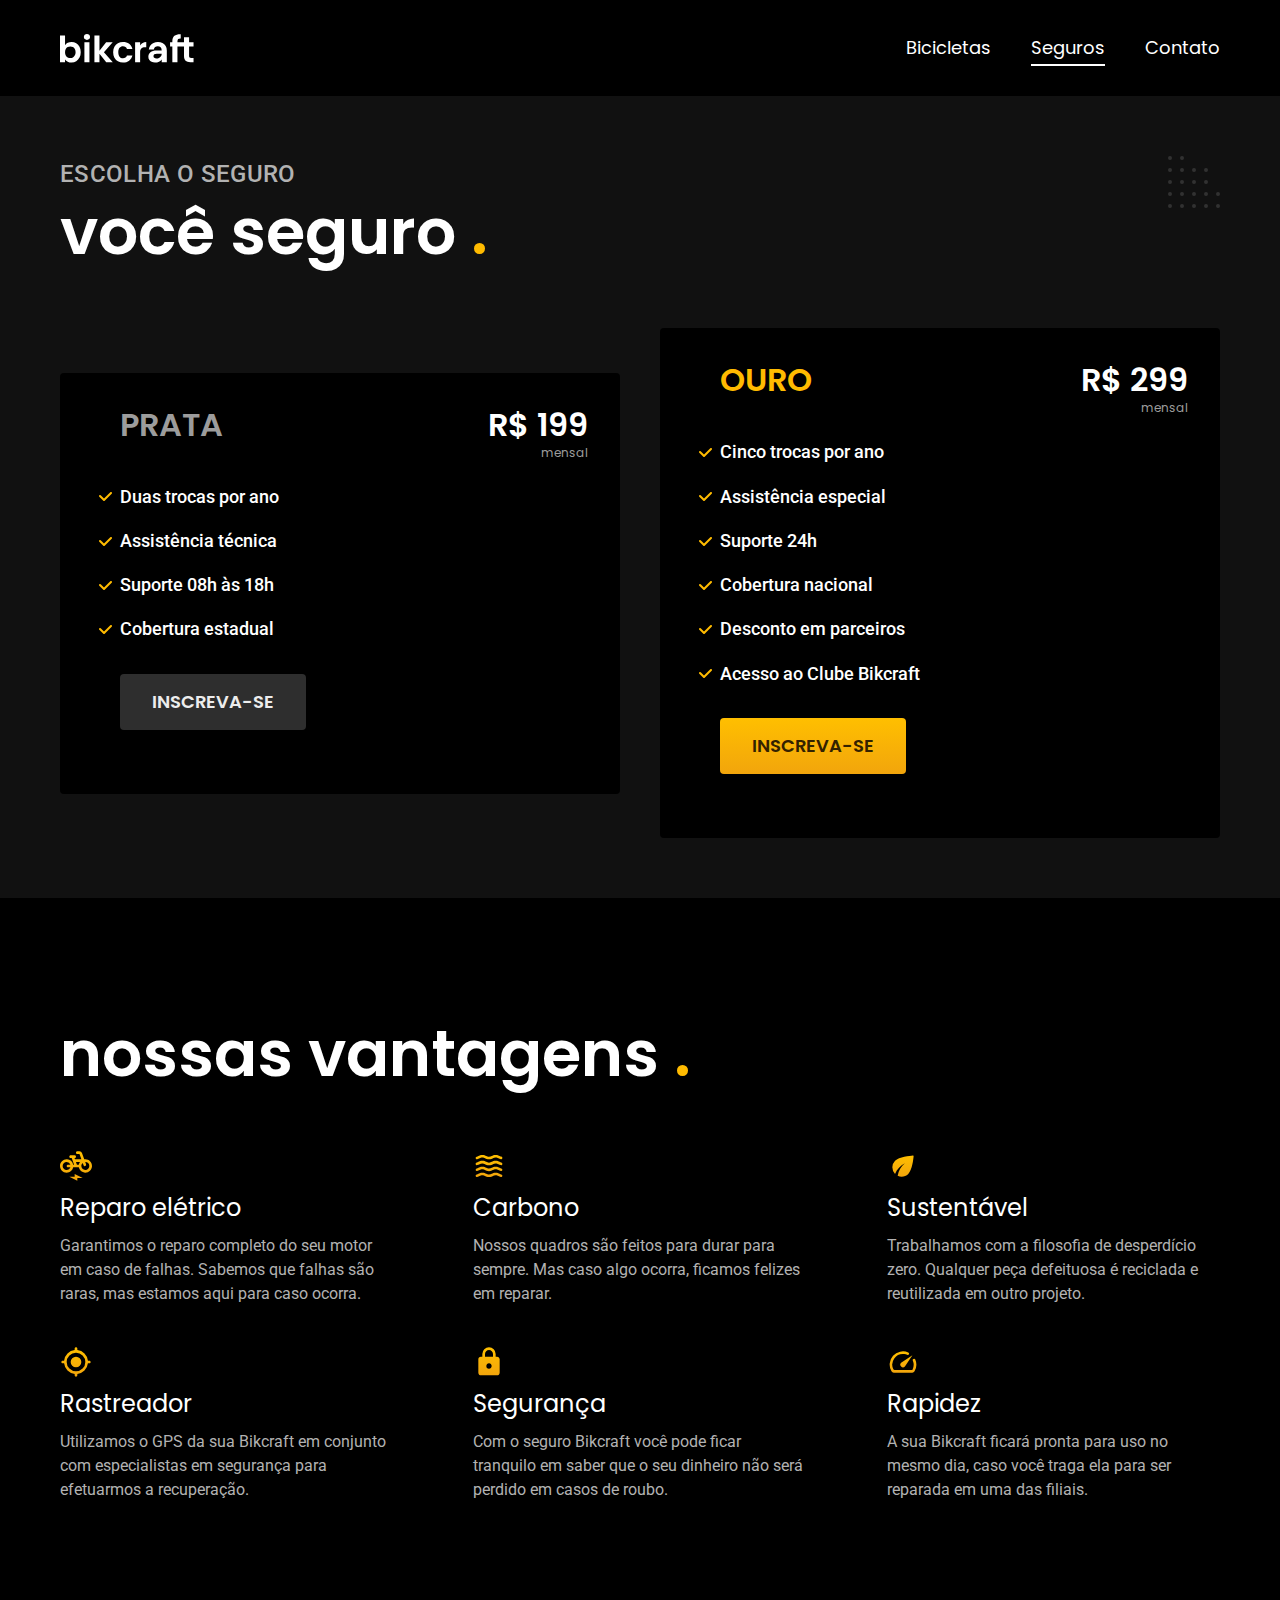
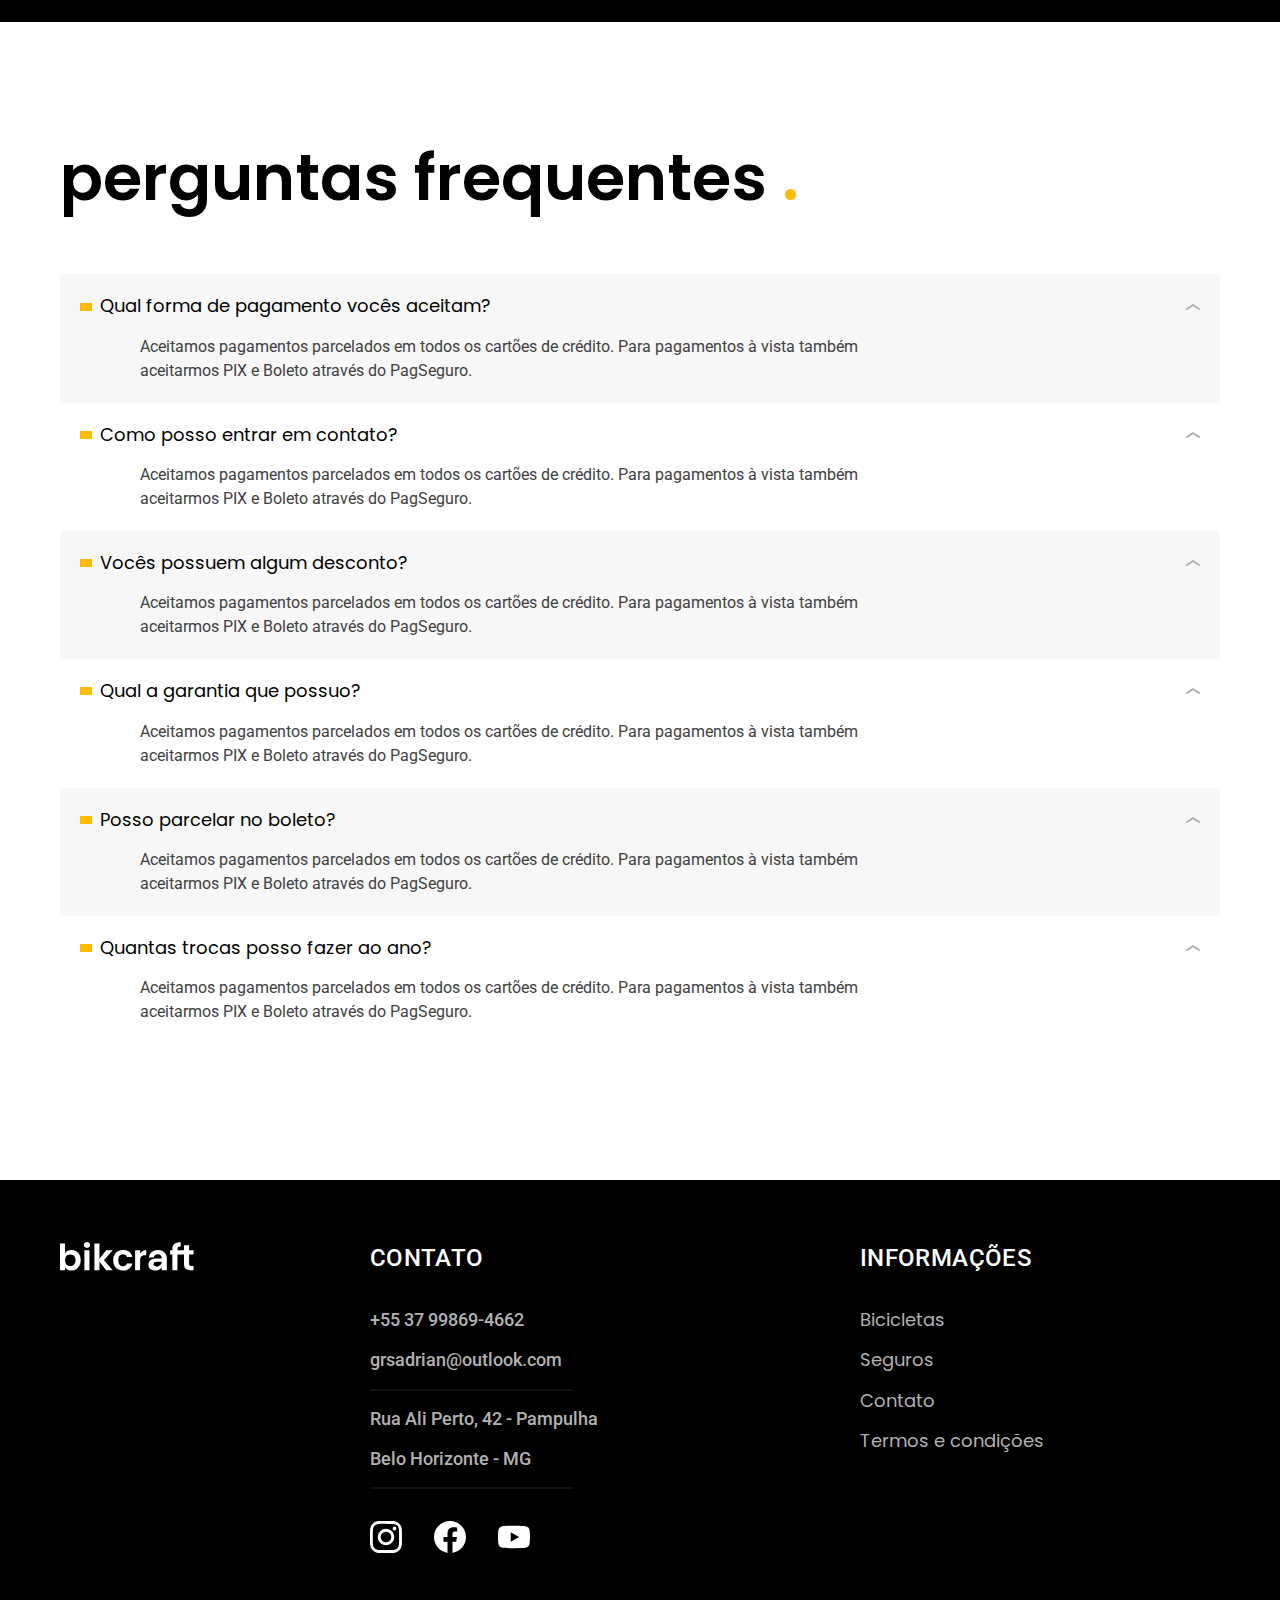
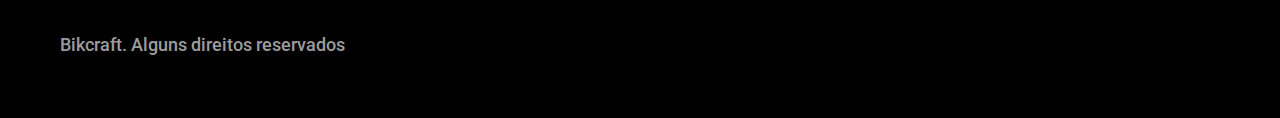
<file: seguros.html>
<!DOCTYPE html>
<html lang="pt-br">

<head>
    <meta charset="UTF-8">
    <meta name="viewport" content="width=device-width, initial-scale=1.0">
    <title>Seguros | Bikcraft</title>
    <meta name="description" content="Seguros Bikcraft.">
    <link rel="preload" href="./css/style.css" as="style">
    <link rel="stylesheet" href="./css/style.css">
    <link rel="preconnect" href="https://fonts.googleapis.com">
    <link rel="preconnect" href="https://fonts.gstatic.com" crossorigin>
    <link href="https://fonts.googleapis.com/css2?family=Merriweather:ital,wght@1,900&family=Poppins:wght@400;600&family=Roboto:wght@400;500&display=swap" rel="stylesheet">
</head>

<body id="seguros">
    <header class="header-bg">
        <div class="header container">
            <a href="./">
                <img src="./img/bikcraft.svg" alt="Bikcraft">
            </a>

            <nav aria-label="primaria">
                <ul class="header-menu font-1-m cor-0">
                    <li><a href="./bicicletas.html">Bicicletas</a></li>
                    <li><a href="./seguros.html">Seguros</a></li>
                    <li><a href="./contato.html">Contato</a></li>
                </ul>
            </nav>
        </div>
    </header>

    <main class="seguros-bg">
        <div class="titulo-bg">
            <div class="titulo container">
                <p class="font-2-l-b cor-5">Escolha o seguro</p>
                <h1 class="font-1-xxl cor-0">você seguro <span class="cor-p1">.</span></h1>
            </div>
        </div>

        <div class="seguros container">
            <div class="seguros-item">
                <h3 class="font-1-xl cor-6">PRATA</h3>
                <span class="font-1-xl cor-0">R$ 199 <span class="font-1-xs cor-6">mensal</span></span>
                <ul class="font-2-m cor-0">
                    <li>Duas trocas por ano</li>
                    <li>Assistência técnica</li>
                    <li>Suporte 08h às 18h</li>
                    <li>Cobertura estadual</li>
                </ul>
                <a class="botao secundario" href="./orcamento.html?tipo=seguro&produto=prata">INSCREVA-SE</a>
            </div>
            <div class="seguros-item">
                <h3 class="font-1-xl cor-p1">OURO</h3>
                <span class="font-1-xl cor-0">R$ 299 <span class="font-1-xs cor-6">mensal</span></span>
                <ul class="font-2-m cor-0">
                    <li>Cinco trocas por ano</li>
                    <li>Assistência especial</li>
                    <li>Suporte 24h</li>
                    <li>Cobertura nacional</li>
                    <li>Desconto em parceiros</li>
                    <li>Acesso ao Clube Bikcraft</li>
                </ul>
                <a class="botao" href="./orcamento.html?tipo=seguro&produto=ouro">INSCREVA-SE</a>
            </div>
        </div>

    </main>

    <article class="vantagens-bg">
        <div class="vantagens container">
            <h2 class="font-1-xxl cor-0">nossas vantagens <span class="cor-p1">.</span></h2>
            <ul>
                <li>
                    <img src="./img/icones/eletrica.svg" alt="">
                    <h3 class="font-1-l cor-0">Reparo elétrico</h3>
                    <p class="font-2-s cor-5">Garantimos o reparo completo do seu motor em caso de falhas. Sabemos que falhas são raras, mas estamos aqui para caso ocorra.</p>
                </li>
                <li>
                    <img src="./img/icones/carbono.svg" alt="">
                    <h3 class="font-1-l cor-0">Carbono</h3>
                    <p class="font-2-s cor-5">Nossos quadros são feitos para durar para sempre. Mas caso algo ocorra, ficamos felizes em reparar.</p>
                </li>
                <li>
                    <img src="./img/icones/sustentavel.svg" alt="">
                    <h3 class="font-1-l cor-0">Sustentável</h3>
                    <p class="font-2-s cor-5">Trabalhamos com a filosofia de desperdício zero. Qualquer peça defeituosa é reciclada e reutilizada em outro projeto.</p>
                </li>
                <li>
                    <img src="./img/icones/rastreador.svg" alt="">
                    <h3 class="font-1-l cor-0">Rastreador</h3>
                    <p class="font-2-s cor-5">Utilizamos o GPS da sua Bikcraft em conjunto com especialistas em segurança para efetuarmos a recuperação.</p>
                </li>
                <li>
                    <img src="./img/icones/seguro.svg" alt="">
                    <h3 class="font-1-l cor-0">Segurança</h3>
                    <p class="font-2-s cor-5">Com o seguro Bikcraft você pode ficar tranquilo em saber que o seu dinheiro não será perdido em casos de roubo.</p>
                </li>
                <li>
                    <img src="./img/icones/velocidade.svg" alt="">
                    <h3 class="font-1-l cor-0">Rapidez</h3>
                    <p class="font-2-s cor-5">A sua Bikcraft ficará pronta para uso no mesmo dia, caso você traga ela para ser reparada em uma das filiais.</p>
                </li>
            </ul>
        </div>
    </article>

    <article class="perguntas container">
        <h2 class="font-1-xxl">perguntas frequentes <span class="cor-p1">.</span></h2>
        <dl>
            <div>
                <dt class="font-1-m-b">Qual forma de pagamento vocês aceitam?</dt>
                <dd class="font-2-s cor-9">Aceitamos pagamentos parcelados em todos os cartões de crédito. Para pagamentos à vista também aceitarmos PIX e Boleto através do PagSeguro.</dd>
            </div>
            <div>
                <dt class="font-1-m-b">Como posso entrar em contato?</dt>
                <dd class="font-2-s cor-9">Aceitamos pagamentos parcelados em todos os cartões de crédito. Para pagamentos à vista também aceitarmos PIX e Boleto através do PagSeguro.</dd>
            </div>
            <div>
                <dt class="font-1-m-b">Vocês possuem algum desconto?</dt>
                <dd class="font-2-s cor-9">Aceitamos pagamentos parcelados em todos os cartões de crédito. Para pagamentos à vista também aceitarmos PIX e Boleto através do PagSeguro.</dd>
            </div>
            <div>
                <dt class="font-1-m-b">Qual a garantia que possuo?</dt>
                <dd class="font-2-s cor-9">Aceitamos pagamentos parcelados em todos os cartões de crédito. Para pagamentos à vista também aceitarmos PIX e Boleto através do PagSeguro.</dd>
            </div>
            <div>
                <dt class="font-1-m-b">Posso parcelar no boleto?</dt>
                <dd class="font-2-s cor-9">Aceitamos pagamentos parcelados em todos os cartões de crédito. Para pagamentos à vista também aceitarmos PIX e Boleto através do PagSeguro.</dd>
            </div>
            <div>
                <dt class="font-1-m-b">Quantas trocas posso fazer ao ano?</dt>
                <dd class="font-2-s cor-9">Aceitamos pagamentos parcelados em todos os cartões de crédito. Para pagamentos à vista também aceitarmos PIX e Boleto através do PagSeguro.</dd>
            </div>
        </dl>
    </article>

    <footer class="footer-bg">
        <div class="footer container">
            <img src="./img/bikcraft.svg" alt="Bikcraft">
            <div class="footer-contato">
                <h3 class="font-2-l-b cor-0">Contato</h3>
                <ul class="font-2-m cor-5">
                    <li><a href="tel:+5537998694662">+55 37 99869-4662</a></li>
                    <li><a href="mailto:grsadrian@outlook.com">grsadrian@outlook.com</a></li>
                    <li>Rua Ali Perto, 42 - Pampulha</li>
                    <li>Belo Horizonte - MG</li>
                </ul>
                <div class="footer-redes">
                    <a href="./">
                        <img src="./img/redes/instagram.svg" alt="Instagram">
                    </a>
                    <a href="./">
                        <img src="./img/redes/facebook.svg" alt="Facebook">
                    </a>
                    <a href="./">
                        <img src="./img/redes/youtube.svg" alt="YouTube">
                    </a>
                </div>
            </div>
            <div class="footer-informacoes">
                <h3 class="font-2-l-b cor-0">Informações</h3>
                <nav>
                    <ul class="font-1-m cor-5">
                        <li><a href="./bicicletas.html">Bicicletas</a></li>
                        <li><a href="./seguros.html">Seguros</a></li>
                        <li><a href="./contato.html">Contato</a></li>
                        <li><a href="./termos.html">Termos e condições</a></li>
                    </ul>
                </nav>
            </div>
            <p class="footer-copy font-2-m cor-6">Bikcraft. Alguns direitos reservados</p>
        </div>
    </footer>
    <script src="./js/script.js"></script>
</body>

</html>
</file>
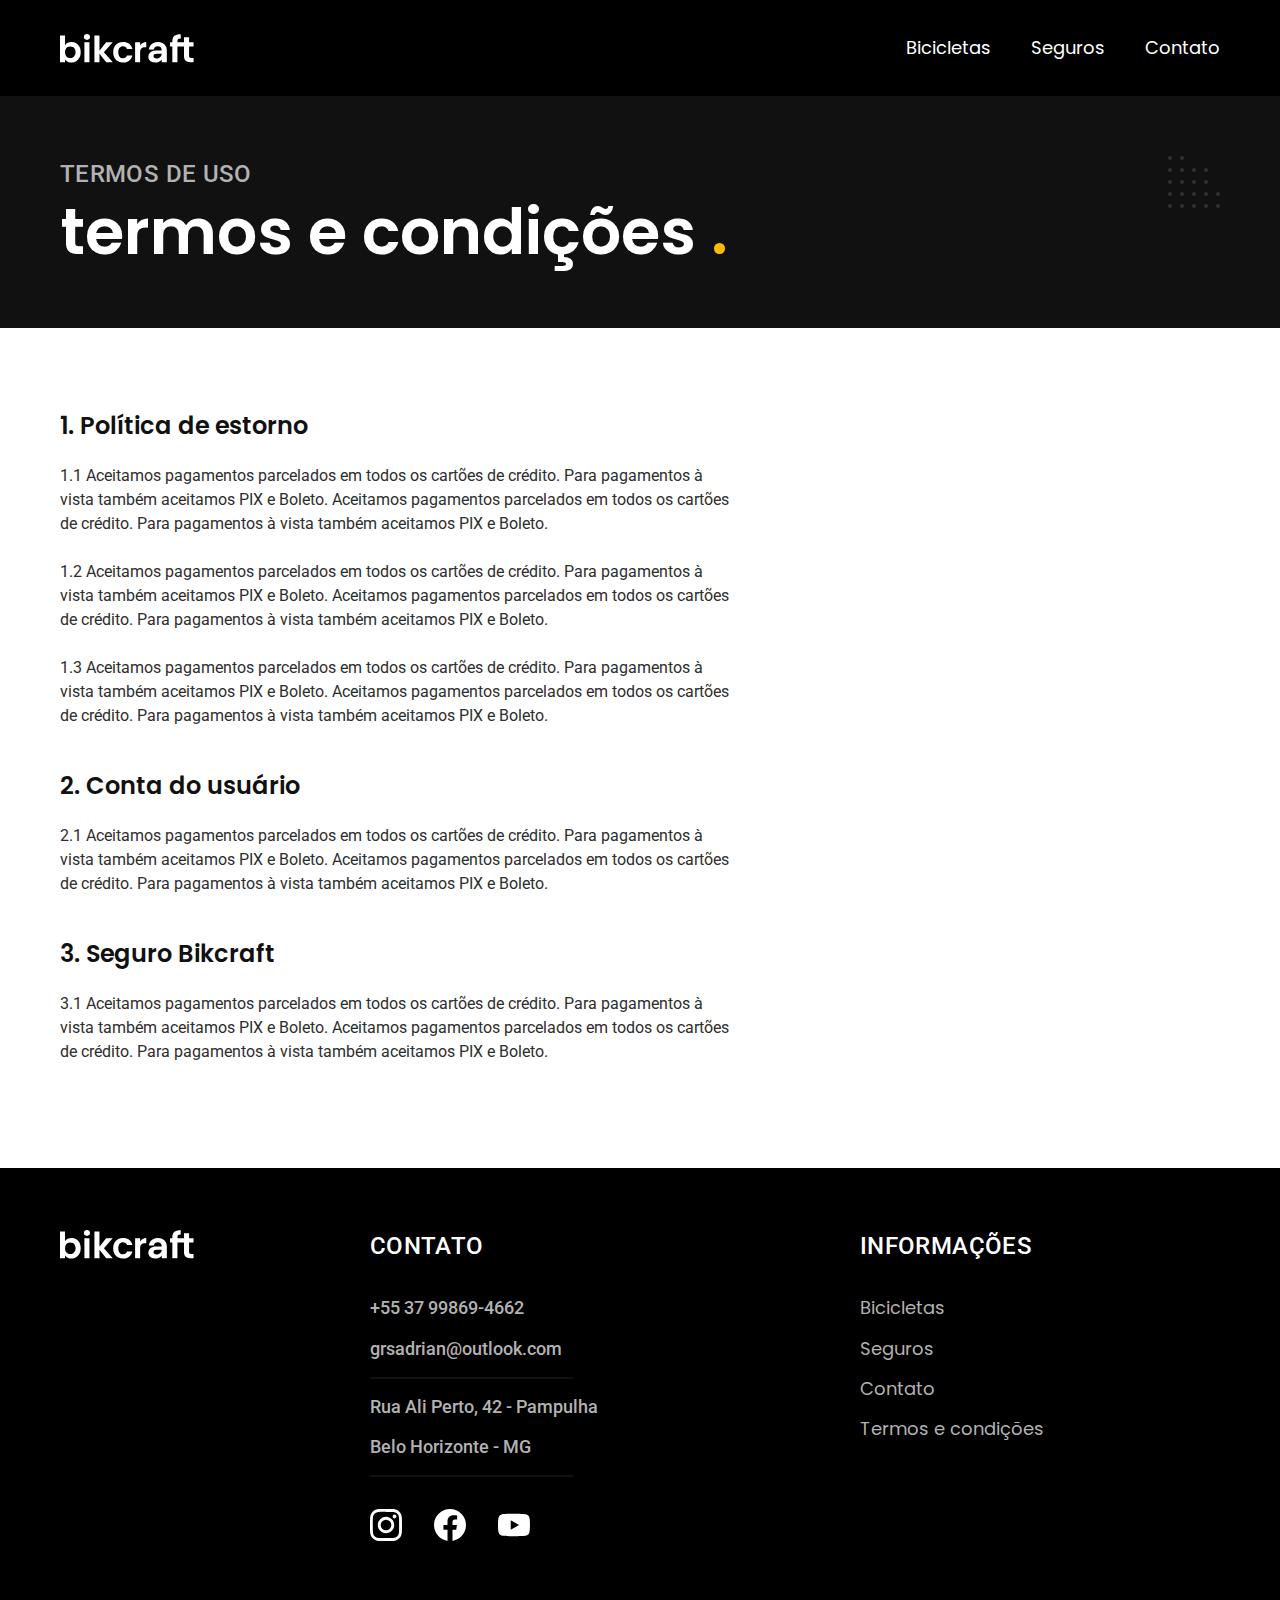
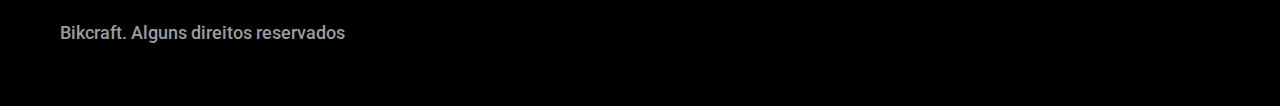
<file: termos.html>
<!DOCTYPE html>
<html lang="pt-br">

<head>
    <meta charset="UTF-8">
    <meta name="viewport" content="width=device-width, initial-scale=1.0">
    <title>Termos e condições | Bikcraft</title>
    <meta name="description" content="Termos e condições Bikcraft.">
    <link rel="preload" href="./css/style.css" as="style">
    <link rel="stylesheet" href="./css/style.css">
    <link rel="preconnect" href="https://fonts.googleapis.com">
    <link rel="preconnect" href="https://fonts.gstatic.com" crossorigin>
    <link href="https://fonts.googleapis.com/css2?family=Merriweather:ital,wght@1,900&family=Poppins:wght@400;600&family=Roboto:wght@400;500&display=swap" rel="stylesheet">
</head>

<body id="termos">
    <header class="header-bg">
        <div class="header container">
            <a href="./">
                <img src="./img/bikcraft.svg" alt="Bikcraft">
            </a>

            <nav aria-label="primaria">
                <ul class="header-menu font-1-m cor-0">
                    <li><a href="./bicicletas.html">Bicicletas</a></li>
                    <li><a href="./seguros.html">Seguros</a></li>
                    <li><a href="./contato.html">Contato</a></li>
                </ul>
            </nav>
        </div>
    </header>
    <main>
        <div class="titulo-bg">
            <div class="titulo container">
                <p class="font-2-l-b cor-5">Termos de uso</p>
                <h1 class="font-1-xxl cor-0">termos e condições <span class="cor-p1">.</span></h1>
            </div>
        </div>
        <div class="termos font-2-s cor-10 container">
            <h2 class="font-1-l cor-11">1. Política de estorno</h2>
            <p>1.1 Aceitamos pagamentos parcelados em todos os cartões de crédito. Para pagamentos à vista também aceitamos PIX e Boleto. Aceitamos pagamentos parcelados em todos os cartões de crédito. Para pagamentos à vista também aceitamos PIX e Boleto.</p>
            <p>1.2 Aceitamos pagamentos parcelados em todos os cartões de crédito. Para pagamentos à vista também aceitamos PIX e Boleto. Aceitamos pagamentos parcelados em todos os cartões de crédito. Para pagamentos à vista também aceitamos PIX e Boleto.</p>
            <p>1.3 Aceitamos pagamentos parcelados em todos os cartões de crédito. Para pagamentos à vista também aceitamos PIX e Boleto. Aceitamos pagamentos parcelados em todos os cartões de crédito. Para pagamentos à vista também aceitamos PIX e Boleto.</p>
            <h2 class="font-1-l cor-11">2. Conta do usuário</h2>
            <p>2.1 Aceitamos pagamentos parcelados em todos os cartões de crédito. Para pagamentos à vista também aceitamos PIX e Boleto. Aceitamos pagamentos parcelados em todos os cartões de crédito. Para pagamentos à vista também aceitamos PIX e Boleto.</p>
            <h2 class="font-1-l cor-11">3. Seguro Bikcraft</h2>
            <p>3.1 Aceitamos pagamentos parcelados em todos os cartões de crédito. Para pagamentos à vista também aceitamos PIX e Boleto. Aceitamos pagamentos parcelados em todos os cartões de crédito. Para pagamentos à vista também aceitamos PIX e Boleto.</p>
        </div>
    </main>
    <footer class="footer-bg">
        <div class="footer container">
            <img src="./img/bikcraft.svg" alt="Bikcraft">
            <div class="footer-contato">
                <h3 class="font-2-l-b cor-0">Contato</h3>
                <ul class="font-2-m cor-5">
                    <li><a href="tel:+5537998694662">+55 37 99869-4662</a></li>
                    <li><a href="mailto:grsadrian@outlook.com">grsadrian@outlook.com</a></li>
                    <li>Rua Ali Perto, 42 - Pampulha</li>
                    <li>Belo Horizonte - MG</li>
                </ul>
                <div class="footer-redes">
                    <a href="./">
                        <img src="./img/redes/instagram.svg" alt="Instagram">
                    </a>
                    <a href="./">
                        <img src="./img/redes/facebook.svg" alt="Facebook">
                    </a>
                    <a href="./">
                        <img src="./img/redes/youtube.svg" alt="YouTube">
                    </a>
                </div>
            </div>
            <div class="footer-informacoes">
                <h3 class="font-2-l-b cor-0">Informações</h3>
                <nav>
                    <ul class="font-1-m cor-5">
                        <li><a href="./bicicletas.html">Bicicletas</a></li>
                        <li><a href="./seguros.html">Seguros</a></li>
                        <li><a href="./contato.html">Contato</a></li>
                        <li><a href="./termos.html">Termos e condições</a></li>
                    </ul>
                </nav>
            </div>
            <p class="footer-copy font-2-m cor-6">Bikcraft. Alguns direitos reservados</p>
        </div>
    </footer>
    <script src="./js/script.js"></script>
</body>

</html>
</file>
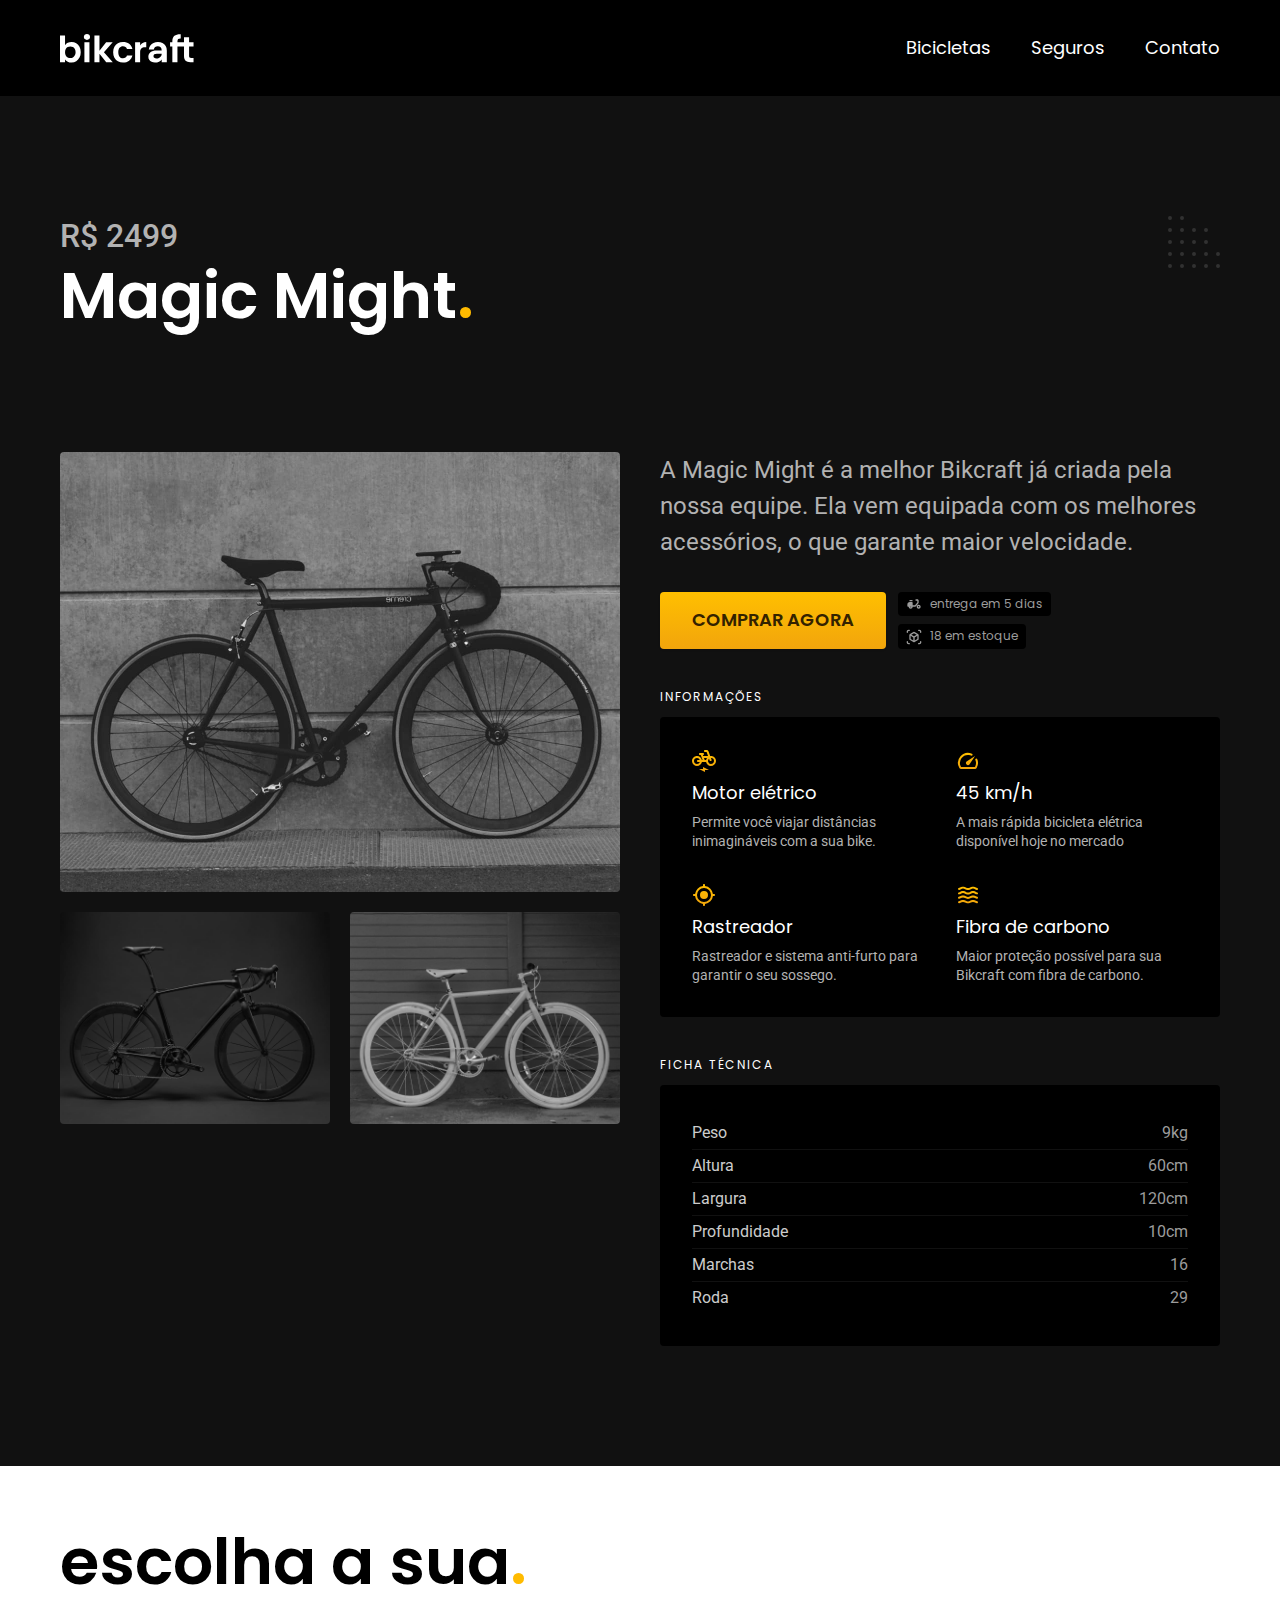
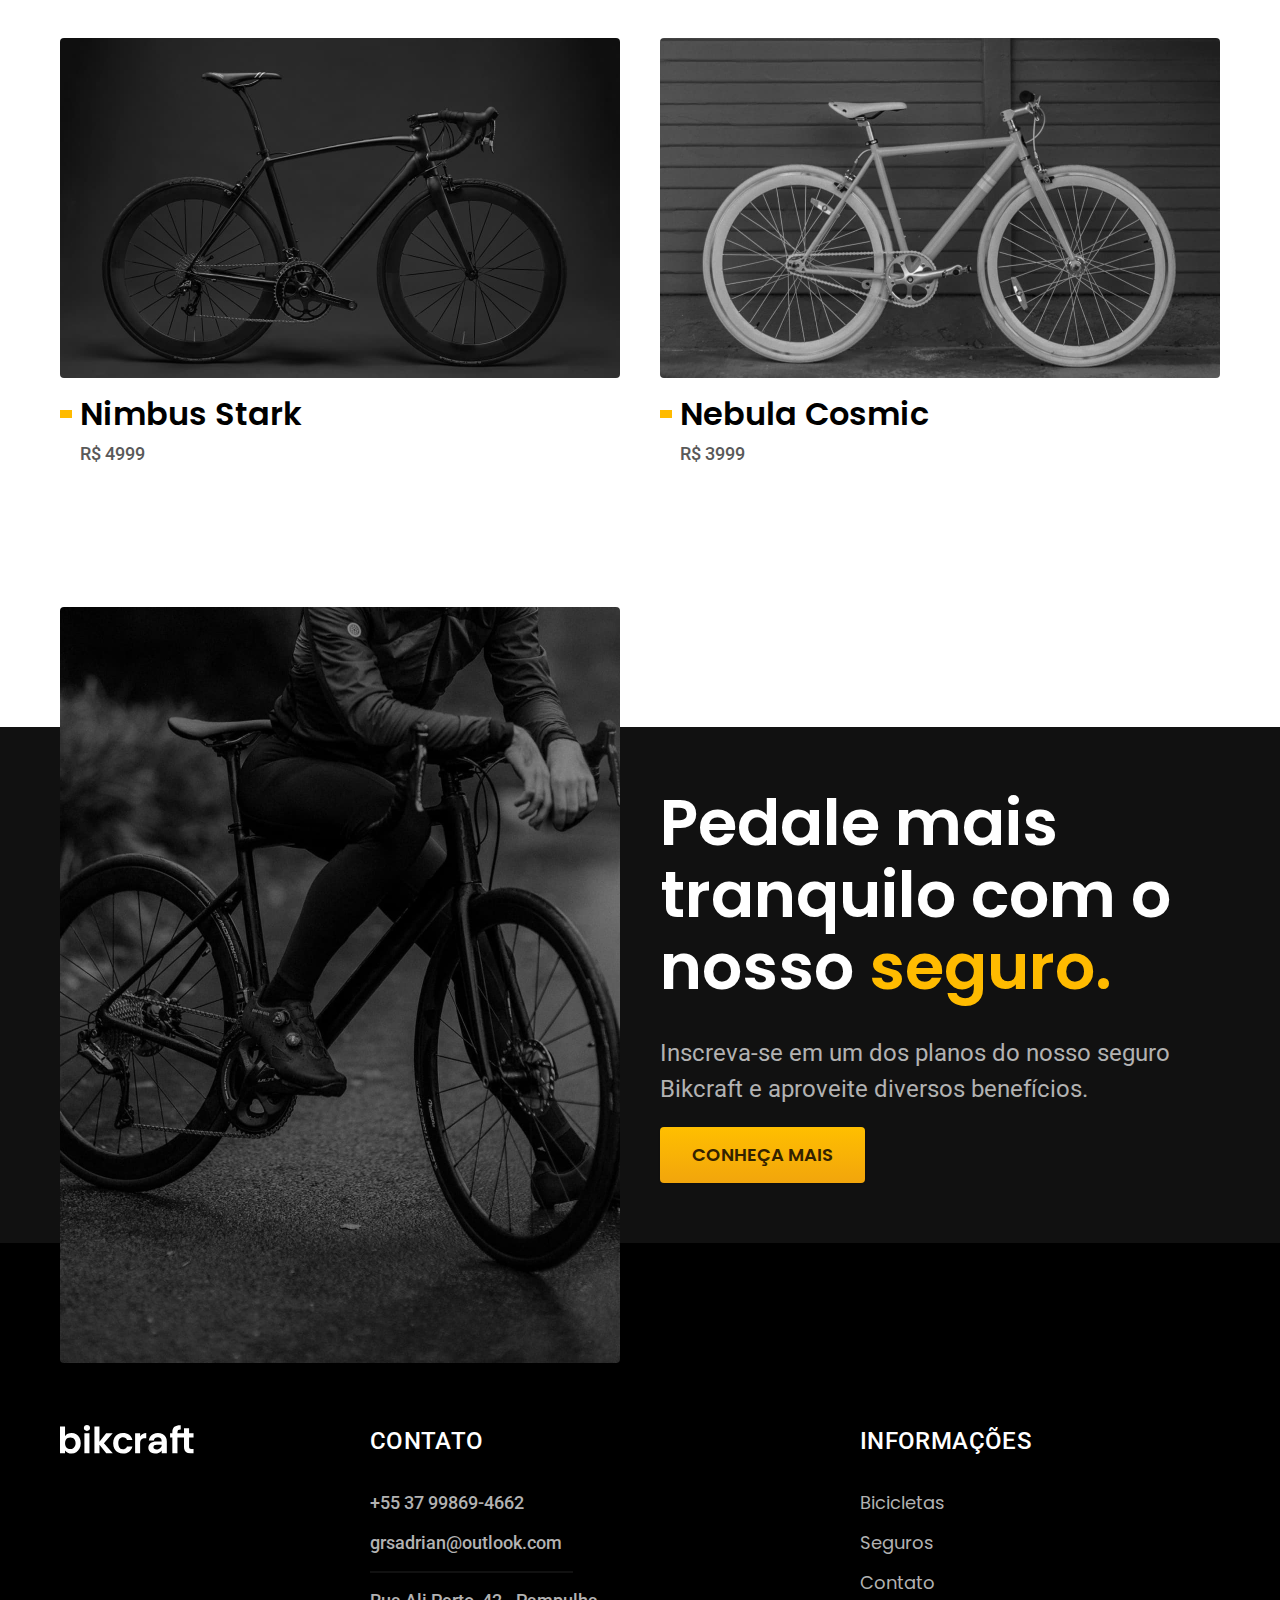
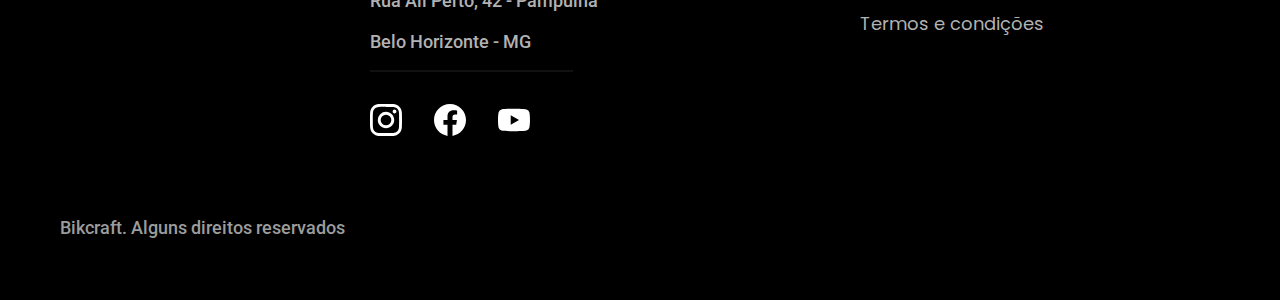
<file: bicicletas/magic.html>
<!DOCTYPE html>
<html lang="pt-br">

<head>
    <meta charset="UTF-8">
    <meta name="viewport" content="width=device-width, initial-scale=1.0">
    <title>Magic Might | Bikcraft</title>
    <meta name="description" content="Magic Might Bikcraft.">
    <link rel="stylesheet" href="../css/style.css">
    <link rel="preconnect" href="https://fonts.googleapis.com">
    <link rel="preconnect" href="https://fonts.gstatic.com" crossorigin>
    <link href="https://fonts.googleapis.com/css2?family=Merriweather:ital,wght@1,900&family=Poppins:wght@400;600&family=Roboto:wght@400;500&display=swap" rel="stylesheet">
</head>

<body id="bicicleta">
    <header class="header-bg">
        <div class="header container">
            <a href="../">
                <img src="../img/bikcraft.svg" alt="Bikcraft">
            </a>

            <nav aria-label="primaria">
                <ul class="header-menu font-1-m cor-0">
                    <li><a href="../bicicletas.html">Bicicletas</a></li>
                    <li><a href="../seguros.html">Seguros</a></li>
                    <li><a href="../contato.html">Contato</a></li>
                </ul>
            </nav>
        </div>
    </header>
    <main class="titulo-bg">
        <div class="titulo-bg">
            <div class="titulo container">
                <p class="font-2-xl cor-5">R$ 2499</p>
                <h1 class="font-1-xxl cor-0">Magic Might<span class="cor-p1">.</span></h1>
            </div>
        </div>
        <div class="bicicleta container">
            <div class="bicicleta-imagens">
                <img src="../img/bicicleta/nimbus2.jpg" alt="">
                <img src="../img/bicicleta/nimbus1.jpg" alt="">
                <img src="../img/bicicleta/nimbus3.jpg" alt="">
            </div>
            <div class="bicicleta-conteudo">
                <p class="font-2-l cor-5">A Magic Might é a melhor Bikcraft já criada pela nossa equipe. Ela vem equipada com os melhores acessórios, o que garante maior velocidade.</p>
                <div class="bicicleta-comprar">
                    <a class="botao" href="../orcamento.html?tipo=bikcraft&produto=magic">Comprar agora</a>
                    <span class="font-1-xs cor-6"><img src="../img/icones/entrega.svg" alt=""> entrega em 5 dias</span>
                    <span class="font-1-xs cor-6"><img src="../img/icones/estoque.svg" alt=""> 18 em estoque</span>
                </div>

                <h2 class="font-1-xs cor-0">Informações</h2>
                <ul class="bicicleta-informacoes">
                    <li>
                        <img src="../img/icones/eletrica.svg" alt="">
                        <h3 class="font-1-m cor-0">Motor elétrico</h3>
                        <p class="font-2-xs cor-5">Permite você viajar distâncias inimagináveis com a sua bike.</p>
                    </li>
                    <li>
                        <img src="../img/icones/velocidade.svg" alt="">
                        <h3 class="font-1-m cor-0">45 km/h</h3>
                        <p class="font-2-xs cor-5">A mais rápida bicicleta elétrica disponível hoje no mercado</p>
                    </li>
                    <li>
                        <img src="../img/icones/rastreador.svg" alt="">
                        <h3 class="font-1-m cor-0">Rastreador</h3>
                        <p class="font-2-xs cor-5">Rastreador e sistema anti-furto para garantir o seu sossego.</p>
                    </li>
                    <li>
                        <img src="../img/icones/carbono.svg" alt="">
                        <h3 class="font-1-m cor-0">Fibra de carbono</h3>
                        <p class="font-2-xs cor-5">Maior proteção possível para sua Bikcraft com fibra de carbono.</p>
                    </li>
                </ul>
                <h2 class="font-1-xs cor-0">Ficha técnica</h2>
                <ul class="bicicleta-ficha font-2-s cor-4">
                    <li>Peso <span>9kg</span></li>
                    <li>Altura <span>60cm</span></li>
                    <li>Largura <span>120cm</span></li>
                    <li>Profundidade <span>10cm</span></li>
                    <li>Marchas <span>16</span></li>
                    <li>Roda <span>29</span></li>
                </ul>
            </div>
        </div>
    </main>
    <article class="bicicletas-lista container">
        <h2 class="font-1-xxl">escolha a sua<span class="cor-p1">.</span></h2>
        <ul>
            <li>
                <a href="./nimbus.html">
                    <img src="../img/bicicletas/nimbus.jpg" alt="Bicicleta preta">
                    <h3 class="font-1-xl">Nimbus Stark</h3>
                    <span class="font-2-m cor-8">R$ 4999</span>
                </a>
            </li>
            <li>
                <a href="./nebula.html">
                    <img src="../img/bicicletas/nebula.jpg" alt="Bicicleta preta">
                    <h3 class="font-1-xl">Nebula Cosmic</h3>
                    <span class="font-2-m cor-8">R$ 3999</span>
                </a>
            </li>
        </ul>
    </article>

    <article class="seguro-bg">
        <div class="seguro container">
            <div class="seguro-imagem">
                <img src="../img/fotos/seguros.jpg" alt="Pessoa parada em cima de uma bicicleta">
            </div>
            <div class="seguro-conteudo">
                <h2 class="font-1-xxl cor-0">Pedale mais tranquilo com o nosso <span class="cor-p1">seguro.</span></h2>
                <p class="font-2-l cor-5">
                    Inscreva-se em um dos planos do nosso seguro Bikcraft e aproveite diversos benefícios.
                </p>
                <a class="botao" href="../seguros.html">Conheça mais</a>
            </div>
        </div>
    </article>

    <footer class="footer-bg">
        <div class="footer container">
            <img src="../img/bikcraft.svg" alt="Bikcraft">
            <div class="footer-contato">
                <h3 class="font-2-l-b cor-0">Contato</h3>
                <ul class="font-2-m cor-5">
                    <li><a href="tel:+5537998694662">+55 37 99869-4662</a></li>
                    <li><a href="mailto:grsadrian@outlook.com">grsadrian@outlook.com</a></li>
                    <li>Rua Ali Perto, 42 - Pampulha</li>
                    <li>Belo Horizonte - MG</li>
                </ul>
                <div class="footer-redes">
                    <a href="../">
                        <img src="../img/redes/instagram.svg" alt="Instagram">
                    </a>
                    <a href="../">
                        <img src="../img/redes/facebook.svg" alt="Facebook">
                    </a>
                    <a href="../">
                        <img src="../img/redes/youtube.svg" alt="YouTube">
                    </a>
                </div>
            </div>
            <div class="footer-informacoes">
                <h3 class="font-2-l-b cor-0">Informações</h3>
                <nav>
                    <ul class="font-1-m cor-5">
                        <li><a href="../bicicletas.html">Bicicletas</a></li>
                        <li><a href="../seguros.html">Seguros</a></li>
                        <li><a href="../contato.html">Contato</a></li>
                        <li><a href="../termos.html">Termos e condições</a></li>
                    </ul>
                </nav>
            </div>
            <p class="footer-copy font-2-m cor-6">Bikcraft. Alguns direitos reservados</p>
        </div>
    </footer>
    <script src="../js/script.js"></script>
</body>

</html>
</file>
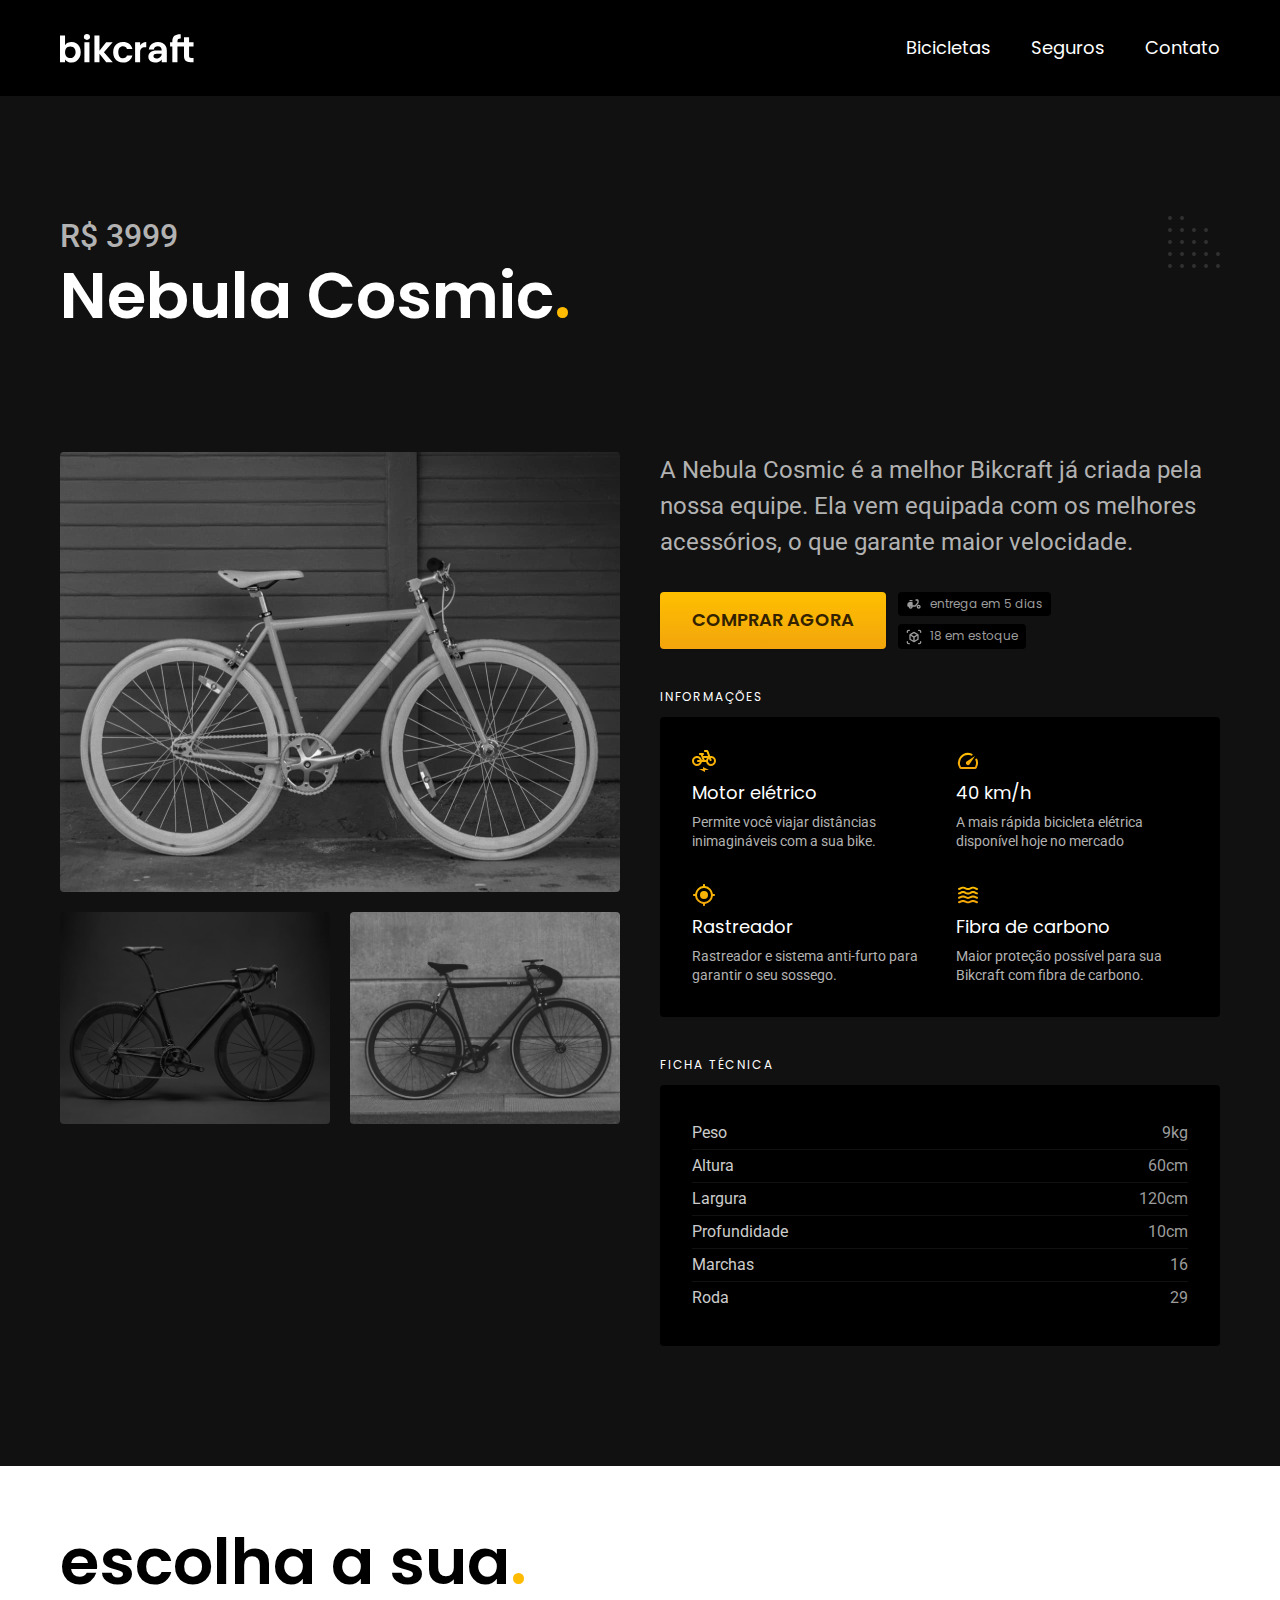
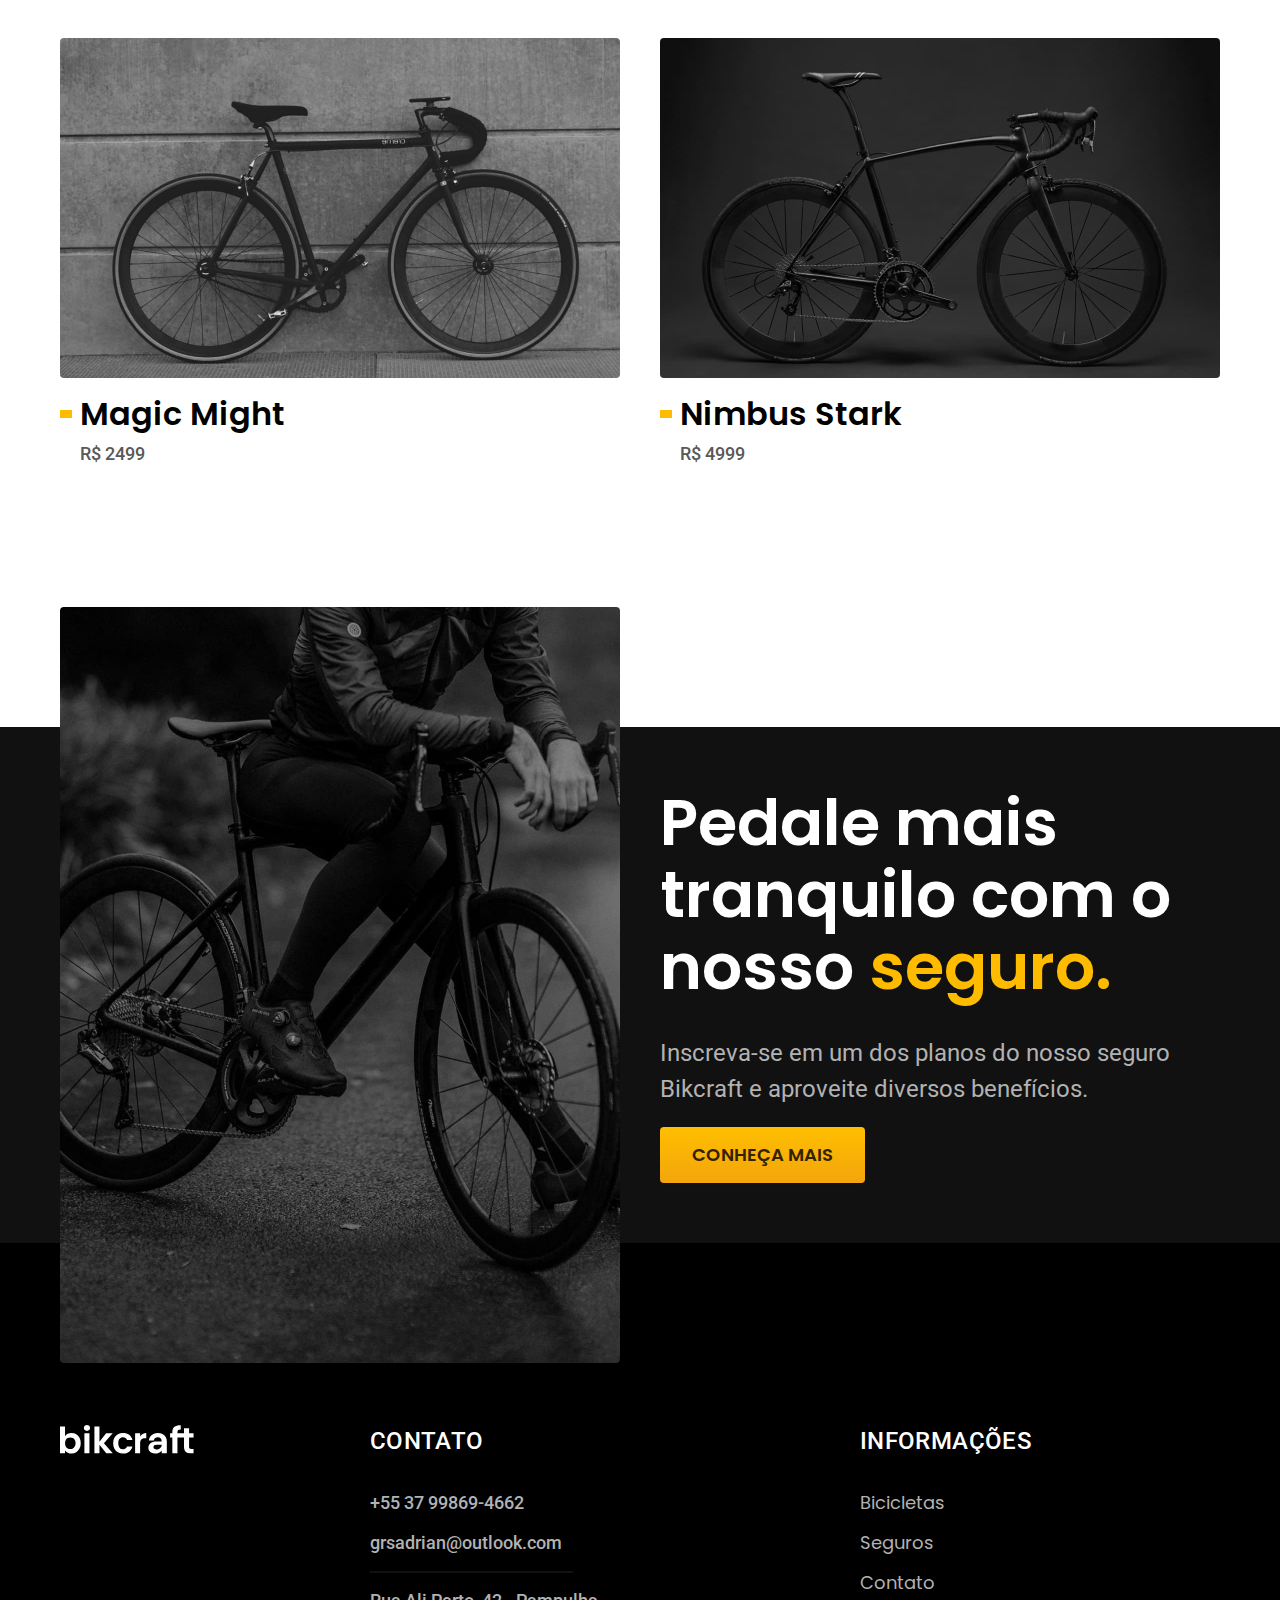
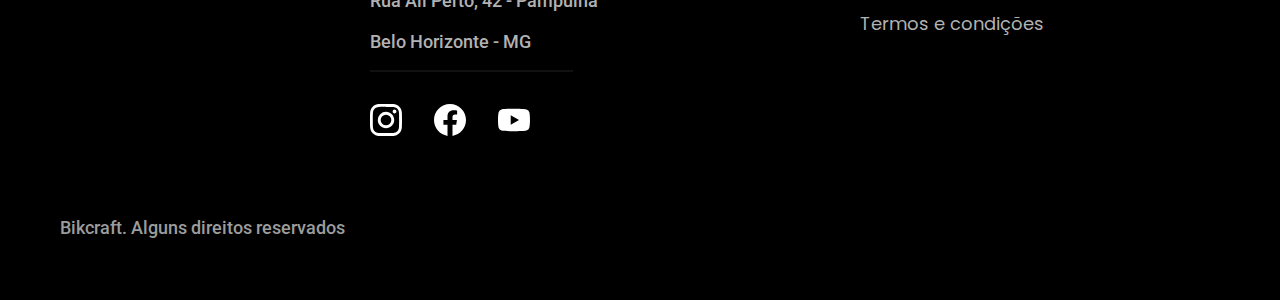
<file: bicicletas/nebula.html>
<!DOCTYPE html>
<html lang="pt-br">

<head>
    <meta charset="UTF-8">
    <meta name="viewport" content="width=device-width, initial-scale=1.0">
    <title>Nebula Cosmic | Bikcraft</title>
    <meta name="description" content="Nebula Cosmic Bikcraft.">
    <link rel="stylesheet" href="../css/style.css">
    <link rel="preconnect" href="https://fonts.googleapis.com">
    <link rel="preconnect" href="https://fonts.gstatic.com" crossorigin>
    <link href="https://fonts.googleapis.com/css2?family=Merriweather:ital,wght@1,900&family=Poppins:wght@400;600&family=Roboto:wght@400;500&display=swap" rel="stylesheet">
</head>

<body id="bicicleta">
    <header class="header-bg">
        <div class="header container">
            <a href="../">
                <img src="../img/bikcraft.svg" alt="Bikcraft">
            </a>

            <nav aria-label="primaria">
                <ul class="header-menu font-1-m cor-0">
                    <li><a href="../bicicletas.html">Bicicletas</a></li>
                    <li><a href="../seguros.html">Seguros</a></li>
                    <li><a href="../contato.html">Contato</a></li>
                </ul>
            </nav>
        </div>
    </header>
    <main class="titulo-bg">
        <div class="titulo-bg">
            <div class="titulo container">
                <p class="font-2-xl cor-5">R$ 3999</p>
                <h1 class="font-1-xxl cor-0">Nebula Cosmic<span class="cor-p1">.</span></h1>
            </div>
        </div>
        <div class="bicicleta container">
            <div class="bicicleta-imagens">
                <img src="../img/bicicleta/nimbus3.jpg" alt="">
                <img src="../img/bicicleta/nimbus1.jpg" alt="">
                <img src="../img/bicicleta/nimbus2.jpg" alt="">
            </div>
            <div class="bicicleta-conteudo">
                <p class="font-2-l cor-5">A Nebula Cosmic é a melhor Bikcraft já criada pela nossa equipe. Ela vem equipada com os melhores acessórios, o que garante maior velocidade.</p>
                <div class="bicicleta-comprar">
                    <a class="botao" href="../orcamento.html?tipo=bikcraft&produto=nebula">Comprar agora</a>
                    <span class="font-1-xs cor-6"><img src="../img/icones/entrega.svg" alt=""> entrega em 5 dias</span>
                    <span class="font-1-xs cor-6"><img src="../img/icones/estoque.svg" alt=""> 18 em estoque</span>
                </div>

                <h2 class="font-1-xs cor-0">Informações</h2>
                <ul class="bicicleta-informacoes">
                    <li>
                        <img src="../img/icones/eletrica.svg" alt="">
                        <h3 class="font-1-m cor-0">Motor elétrico</h3>
                        <p class="font-2-xs cor-5">Permite você viajar distâncias inimagináveis com a sua bike.</p>
                    </li>
                    <li>
                        <img src="../img/icones/velocidade.svg" alt="">
                        <h3 class="font-1-m cor-0">40 km/h</h3>
                        <p class="font-2-xs cor-5">A mais rápida bicicleta elétrica disponível hoje no mercado</p>
                    </li>
                    <li>
                        <img src="../img/icones/rastreador.svg" alt="">
                        <h3 class="font-1-m cor-0">Rastreador</h3>
                        <p class="font-2-xs cor-5">Rastreador e sistema anti-furto para garantir o seu sossego.</p>
                    </li>
                    <li>
                        <img src="../img/icones/carbono.svg" alt="">
                        <h3 class="font-1-m cor-0">Fibra de carbono</h3>
                        <p class="font-2-xs cor-5">Maior proteção possível para sua Bikcraft com fibra de carbono.</p>
                    </li>
                </ul>
                <h2 class="font-1-xs cor-0">Ficha técnica</h2>
                <ul class="bicicleta-ficha font-2-s cor-4">
                    <li>Peso <span>9kg</span></li>
                    <li>Altura <span>60cm</span></li>
                    <li>Largura <span>120cm</span></li>
                    <li>Profundidade <span>10cm</span></li>
                    <li>Marchas <span>16</span></li>
                    <li>Roda <span>29</span></li>
                </ul>
            </div>
        </div>
    </main>
    <article class="bicicletas-lista container">
        <h2 class="font-1-xxl">escolha a sua<span class="cor-p1">.</span></h2>
        <ul>
            <li>
                <a href="./magic.html">
                    <img src="../img/bicicletas/magic.jpg" alt="Bicicleta preta">
                    <h3 class="font-1-xl">Magic Might</h3>
                    <span class="font-2-m cor-8">R$ 2499</span>
                </a>
            </li>
            <li>
                <a href="./nimbus.html">
                    <img src="../img/bicicletas/nimbus.jpg" alt="Bicicleta preta">
                    <h3 class="font-1-xl">Nimbus Stark</h3>
                    <span class="font-2-m cor-8">R$ 4999</span>
                </a>
            </li>
        </ul>
    </article>

    <article class="seguro-bg">
        <div class="seguro container">
            <div class="seguro-imagem">
                <img src="../img/fotos/seguros.jpg" alt="Pessoa parada em cima de uma bicicleta">
            </div>
            <div class="seguro-conteudo">
                <h2 class="font-1-xxl cor-0">Pedale mais tranquilo com o nosso <span class="cor-p1">seguro.</span></h2>
                <p class="font-2-l cor-5">
                    Inscreva-se em um dos planos do nosso seguro Bikcraft e aproveite diversos benefícios.
                </p>
                <a class="botao" href="../seguros.html">Conheça mais</a>
            </div>
        </div>
    </article>

    <footer class="footer-bg">
        <div class="footer container">
            <img src="../img/bikcraft.svg" alt="Bikcraft">
            <div class="footer-contato">
                <h3 class="font-2-l-b cor-0">Contato</h3>
                <ul class="font-2-m cor-5">
                    <li><a href="tel:+5537998694662">+55 37 99869-4662</a></li>
                    <li><a href="mailto:grsadrian@outlook.com">grsadrian@outlook.com</a></li>
                    <li>Rua Ali Perto, 42 - Pampulha</li>
                    <li>Belo Horizonte - MG</li>
                </ul>
                <div class="footer-redes">
                    <a href="../">
                        <img src="../img/redes/instagram.svg" alt="Instagram">
                    </a>
                    <a href="../">
                        <img src="../img/redes/facebook.svg" alt="Facebook">
                    </a>
                    <a href="../">
                        <img src="../img/redes/youtube.svg" alt="YouTube">
                    </a>
                </div>
            </div>
            <div class="footer-informacoes">
                <h3 class="font-2-l-b cor-0">Informações</h3>
                <nav>
                    <ul class="font-1-m cor-5">
                        <li><a href="../bicicletas.html">Bicicletas</a></li>
                        <li><a href="../seguros.html">Seguros</a></li>
                        <li><a href="../contato.html">Contato</a></li>
                        <li><a href="../termos.html">Termos e condições</a></li>
                    </ul>
                </nav>
            </div>
            <p class="footer-copy font-2-m cor-6">Bikcraft. Alguns direitos reservados</p>
        </div>
    </footer>
    <script src="../js/script.js"></script>
</body>

</html>
</file>
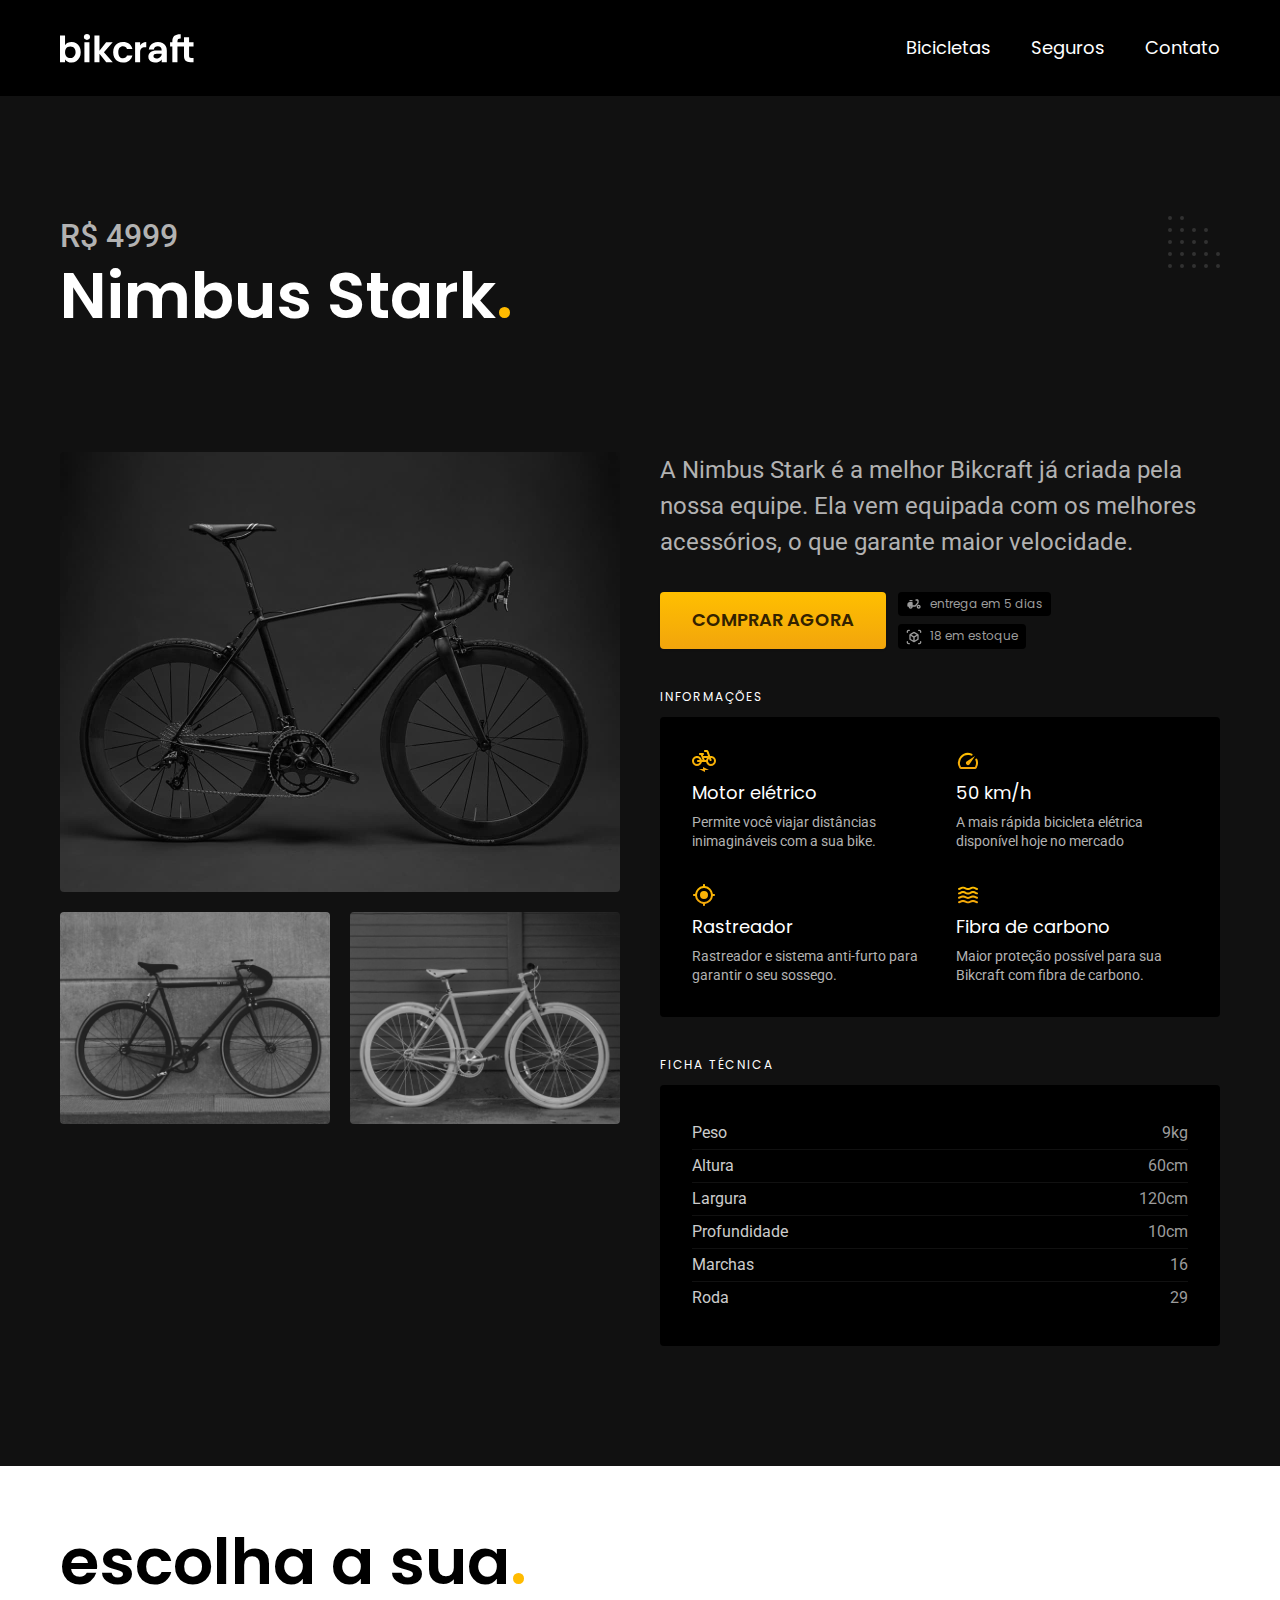
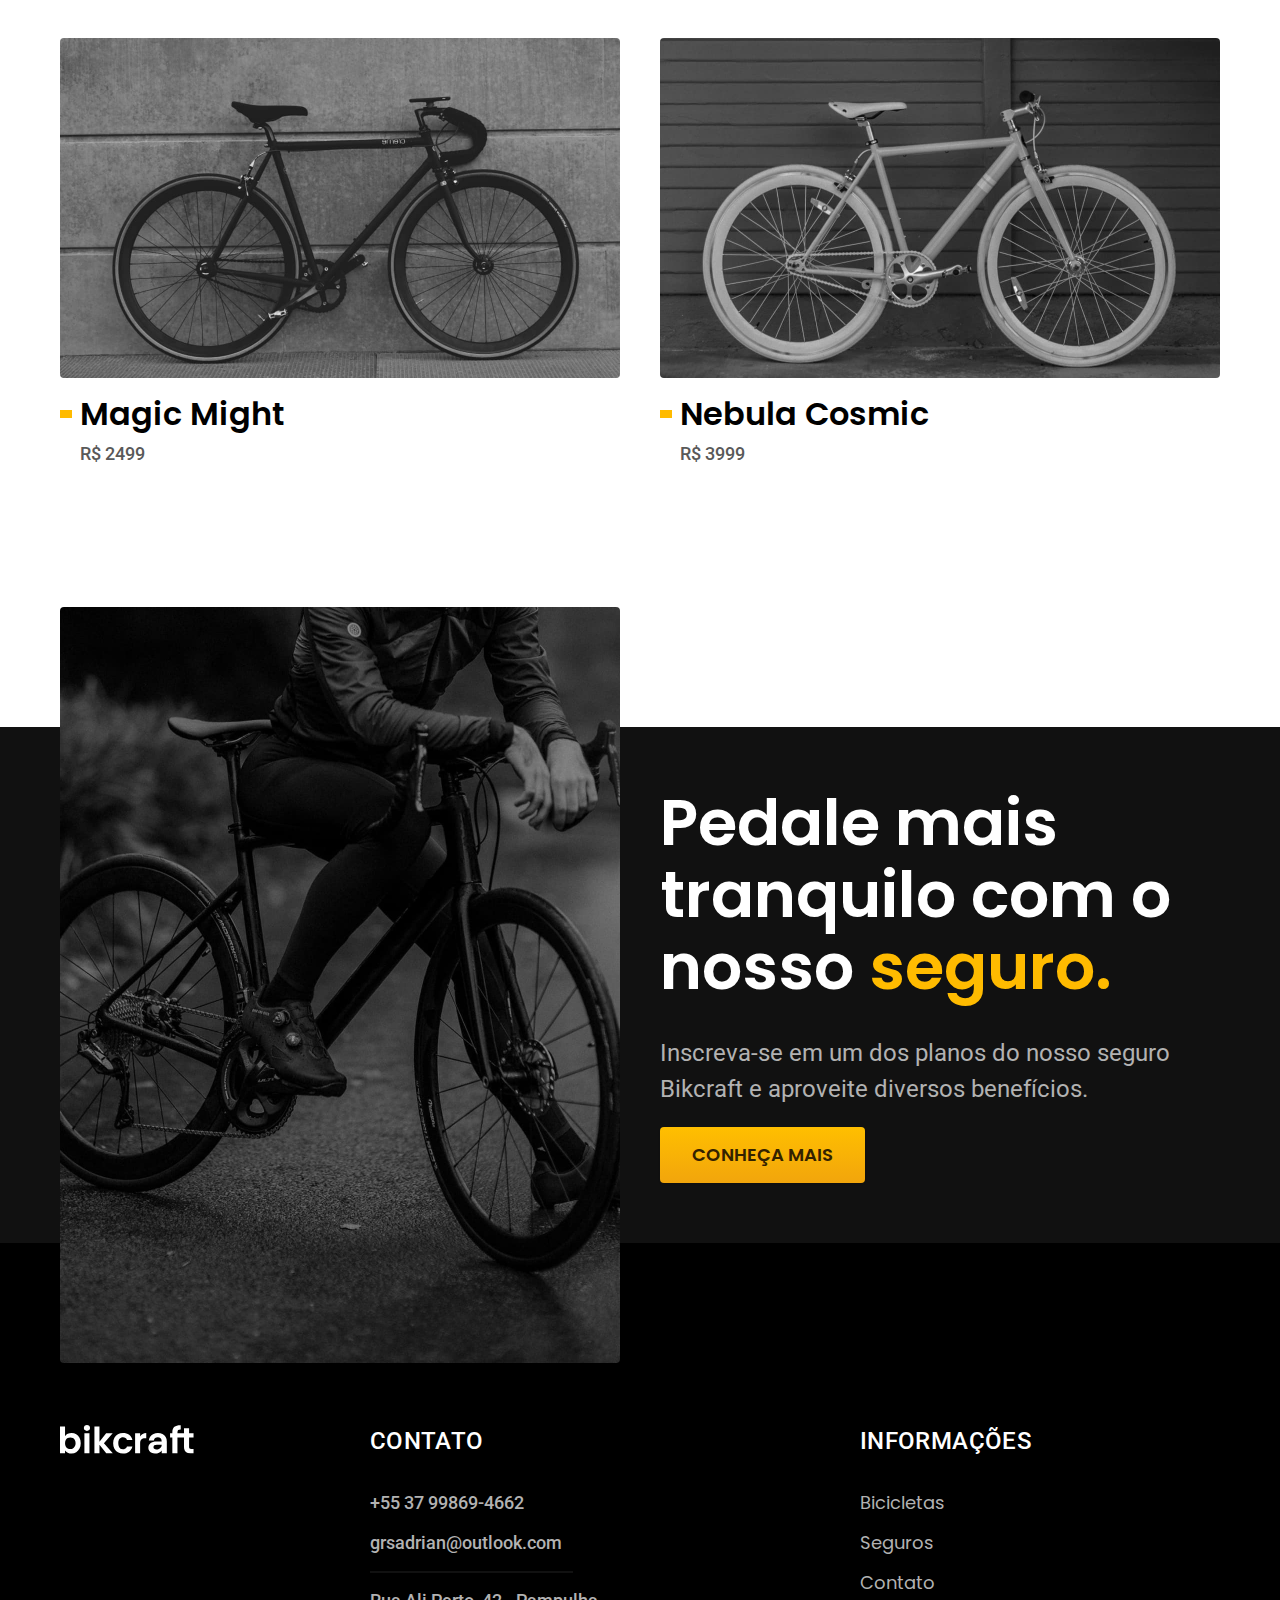
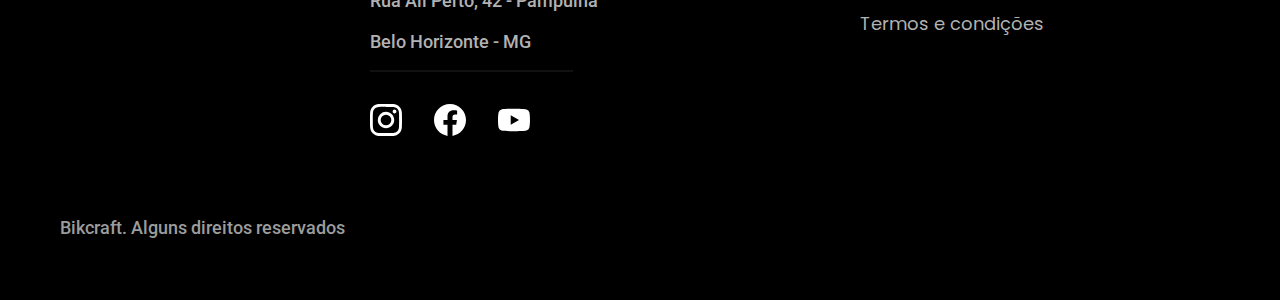
<file: bicicletas/nimbus.html>
<!DOCTYPE html>
<html lang="pt-br">

<head>
    <meta charset="UTF-8">
    <meta name="viewport" content="width=device-width, initial-scale=1.0">
    <title>Nimbus Stark | Bikcraft</title>
    <meta name="description" content="Nimbus Stark Bikcraft.">
    <link rel="stylesheet" href="../css/style.css">
    <link rel="preconnect" href="https://fonts.googleapis.com">
    <link rel="preconnect" href="https://fonts.gstatic.com" crossorigin>
    <link href="https://fonts.googleapis.com/css2?family=Merriweather:ital,wght@1,900&family=Poppins:wght@400;600&family=Roboto:wght@400;500&display=swap" rel="stylesheet">
</head>

<body id="bicicleta">
    <header class="header-bg">
        <div class="header container">
            <a href="../">
                <img src="../img/bikcraft.svg" alt="Bikcraft">
            </a>

            <nav aria-label="primaria">
                <ul class="header-menu font-1-m cor-0">
                    <li><a href="../bicicletas.html">Bicicletas</a></li>
                    <li><a href="../seguros.html">Seguros</a></li>
                    <li><a href="../contato.html">Contato</a></li>
                </ul>
            </nav>
        </div>
    </header>
    <main class="titulo-bg">
        <div class="titulo-bg">
            <div class="titulo container">
                <p class="font-2-xl cor-5">R$ 4999</p>
                <h1 class="font-1-xxl cor-0">Nimbus Stark<span class="cor-p1">.</span></h1>
            </div>
        </div>
        <div class="bicicleta container">
            <div class="bicicleta-imagens">
                <img src="../img/bicicleta/nimbus1.jpg" alt="">
                <img src="../img/bicicleta/nimbus2.jpg" alt="">
                <img src="../img/bicicleta/nimbus3.jpg" alt="">
            </div>
            <div class="bicicleta-conteudo">
                <p class="font-2-l cor-5">A Nimbus Stark é a melhor Bikcraft já criada pela nossa equipe. Ela vem equipada com os melhores acessórios, o que garante maior velocidade.</p>
                <div class="bicicleta-comprar">
                    <a class="botao" href="../orcamento.html?tipo=bikcraft&produto=nimbus">Comprar agora</a>
                    <span class="font-1-xs cor-6"><img src="../img/icones/entrega.svg" alt=""> entrega em 5 dias</span>
                    <span class="font-1-xs cor-6"><img src="../img/icones/estoque.svg" alt=""> 18 em estoque</span>
                </div>

                <h2 class="font-1-xs cor-0">Informações</h2>
                <ul class="bicicleta-informacoes">
                    <li>
                        <img src="../img/icones/eletrica.svg" alt="">
                        <h3 class="font-1-m cor-0">Motor elétrico</h3>
                        <p class="font-2-xs cor-5">Permite você viajar distâncias inimagináveis com a sua bike.</p>
                    </li>
                    <li>
                        <img src="../img/icones/velocidade.svg" alt="">
                        <h3 class="font-1-m cor-0">50 km/h</h3>
                        <p class="font-2-xs cor-5">A mais rápida bicicleta elétrica disponível hoje no mercado</p>
                    </li>
                    <li>
                        <img src="../img/icones/rastreador.svg" alt="">
                        <h3 class="font-1-m cor-0">Rastreador</h3>
                        <p class="font-2-xs cor-5">Rastreador e sistema anti-furto para garantir o seu sossego.</p>
                    </li>
                    <li>
                        <img src="../img/icones/carbono.svg" alt="">
                        <h3 class="font-1-m cor-0">Fibra de carbono</h3>
                        <p class="font-2-xs cor-5">Maior proteção possível para sua Bikcraft com fibra de carbono.</p>
                    </li>
                </ul>
                <h2 class="font-1-xs cor-0">Ficha técnica</h2>
                <ul class="bicicleta-ficha font-2-s cor-4">
                    <li>Peso <span>9kg</span></li>
                    <li>Altura <span>60cm</span></li>
                    <li>Largura <span>120cm</span></li>
                    <li>Profundidade <span>10cm</span></li>
                    <li>Marchas <span>16</span></li>
                    <li>Roda <span>29</span></li>
                </ul>
            </div>
        </div>
    </main>
    <article class="bicicletas-lista container">
        <h2 class="font-1-xxl">escolha a sua<span class="cor-p1">.</span></h2>
        <ul>
            <li>
                <a href="./magic.html">
                    <img src="../img/bicicletas/magic.jpg" alt="Bicicleta preta">
                    <h3 class="font-1-xl">Magic Might</h3>
                    <span class="font-2-m cor-8">R$ 2499</span>
                </a>
            </li>
            <li>
                <a href="./nebula.html">
                    <img src="../img/bicicletas/nebula.jpg" alt="Bicicleta preta">
                    <h3 class="font-1-xl">Nebula Cosmic</h3>
                    <span class="font-2-m cor-8">R$ 3999</span>
                </a>
            </li>
        </ul>
    </article>

    <article class="seguro-bg">
        <div class="seguro container">
            <div class="seguro-imagem">
                <img src="../img/fotos/seguros.jpg" alt="Pessoa parada em cima de uma bicicleta">
            </div>
            <div class="seguro-conteudo">
                <h2 class="font-1-xxl cor-0">Pedale mais tranquilo com o nosso <span class="cor-p1">seguro.</span></h2>
                <p class="font-2-l cor-5">
                    Inscreva-se em um dos planos do nosso seguro Bikcraft e aproveite diversos benefícios.
                </p>
                <a class="botao" href="../seguros.html">Conheça mais</a>
            </div>
        </div>
    </article>

    <footer class="footer-bg">
        <div class="footer container">
            <img src="../img/bikcraft.svg" alt="Bikcraft">
            <div class="footer-contato">
                <h3 class="font-2-l-b cor-0">Contato</h3>
                <ul class="font-2-m cor-5">
                    <li><a href="tel:+5537998694662">+55 37 99869-4662</a></li>
                    <li><a href="mailto:grsadrian@outlook.com">grsadrian@outlook.com</a></li>
                    <li>Rua Ali Perto, 42 - Pampulha</li>
                    <li>Belo Horizonte - MG</li>
                </ul>
                <div class="footer-redes">
                    <a href="../">
                        <img src="../img/redes/instagram.svg" alt="Instagram">
                    </a>
                    <a href="../">
                        <img src="../img/redes/facebook.svg" alt="Facebook">
                    </a>
                    <a href="../">
                        <img src="../img/redes/youtube.svg" alt="YouTube">
                    </a>
                </div>
            </div>
            <div class="footer-informacoes">
                <h3 class="font-2-l-b cor-0">Informações</h3>
                <nav>
                    <ul class="font-1-m cor-5">
                        <li><a href="../bicicletas.html">Bicicletas</a></li>
                        <li><a href="../seguros.html">Seguros</a></li>
                        <li><a href="../contato.html">Contato</a></li>
                        <li><a href="../termos.html">Termos e condições</a></li>
                    </ul>
                </nav>
            </div>
            <p class="footer-copy font-2-m cor-6">Bikcraft. Alguns direitos reservados</p>
        </div>
    </footer>
    <script src="../js/script.js"></script>
</body>

</html>
</file>
<file: css/style.css>
@charset "UTF-8";

/* Global */
@import "./global/global.css";
@import "./global/header.css";
@import "./global/footer.css";

/* Home */
@import "./home/introducao.css";
@import "./home/tecnologia.css";
@import "./home/parceiros.css";
@import "./home/depoimento.css";

/* Utilidades */
@import "./utilidades/componentes.css";
@import "./utilidades/tipografia.css";
@import "./utilidades/cores.css";
@import "./utilidades/formulario.css";

/* Bicicletas */
@import "./bicicletas/bibicletas-lista.css";
@import "./bicicletas/bicicletas.css";

/* Bicicleta */
@import "./bicicleta/bicicleta.css";
@import "./bicicleta/seguro.css";

/* Seguros */
@import "./seguros/seguros.css";
@import "./seguros/vantagens.css";
@import "./seguros/perguntas.css";

/* Contato */
@import "./contato/contato.css";
@import "./contato/lojas.css";

/* Orçamento */
@import "./orcamento/orcamento.css";

/* Termos */
@import "./termos/termos.css";
</file>
